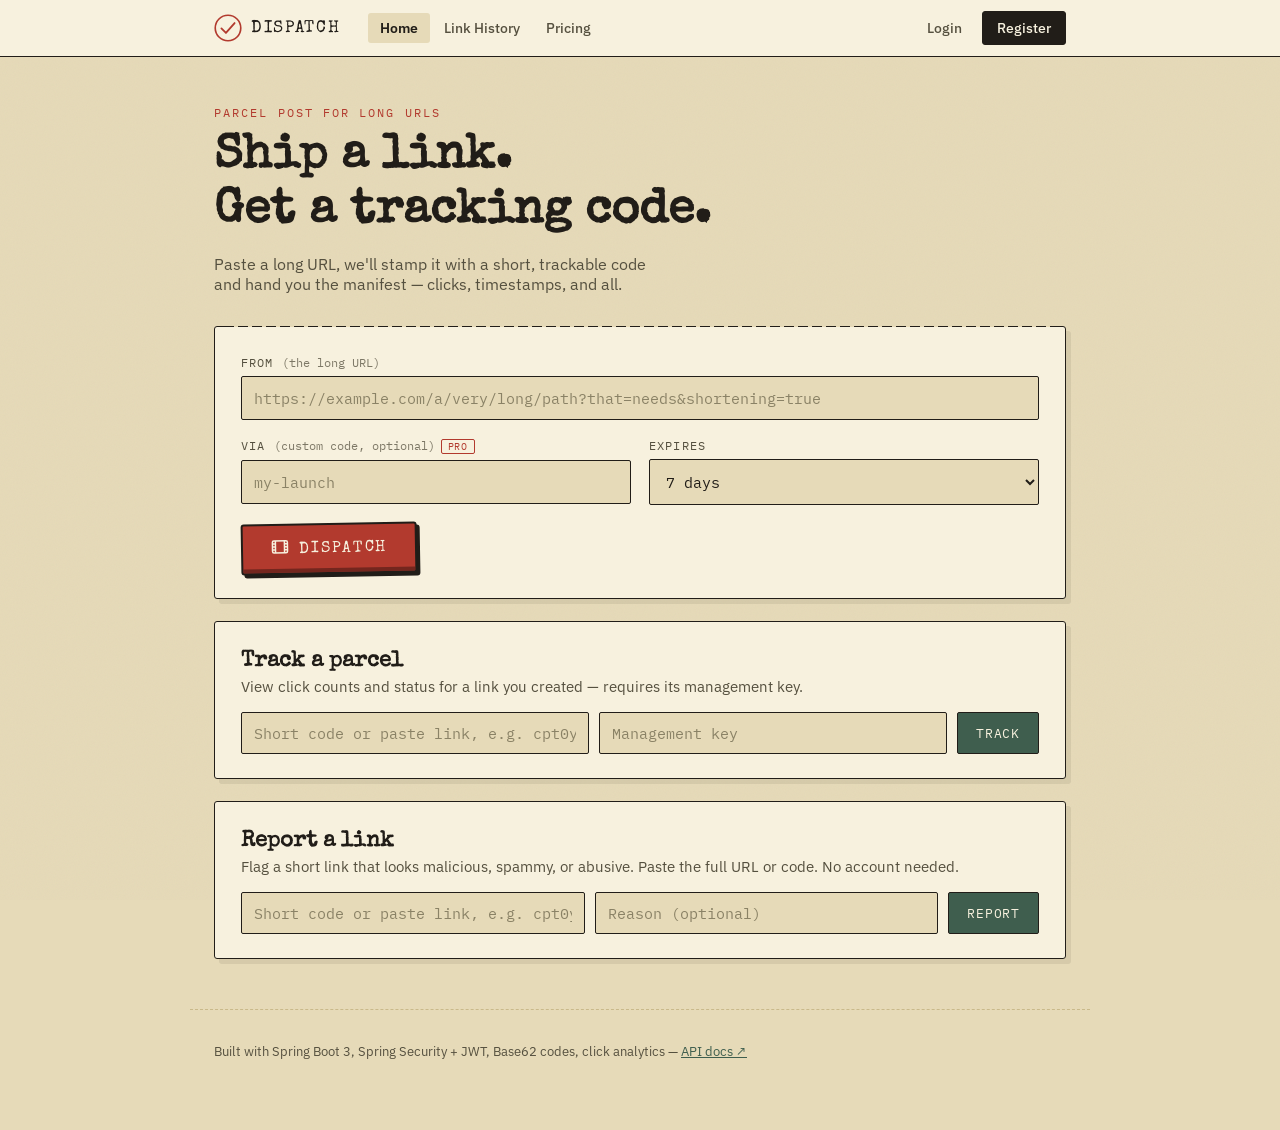
<file: src/main/resources/static/index.html>
<!DOCTYPE html>
<html lang="en">
<head>
<meta charset="UTF-8"/>
<meta name="viewport" content="width=device-width, initial-scale=1.0"/>
<meta name="theme-color" content="#E6DAB8"/>
<title>Dispatch — Ship your links</title>
<link rel="preconnect" href="https://fonts.googleapis.com">
<link href="https://fonts.googleapis.com/css2?family=Special+Elite&family=IBM+Plex+Mono:wght@400;500;600&family=IBM+Plex+Sans:wght@400;500;600;700&display=swap" rel="stylesheet">
<link rel="stylesheet" href="css/nav.css"/>
<link rel="stylesheet" href="css/style.css"/>
<link rel="stylesheet" href="css/features.css"/>
</head>
<body>

<div class="grain"></div>
<div id="site-nav"></div>

<main class="wrap main-content">

  <section class="hero">
    <p class="eyebrow">Parcel post for long URLs</p>
    <h1>Ship a link.<br>Get a tracking code.</h1>
    <p class="lede">Paste a long URL, we'll stamp it with a short, trackable code and hand you the manifest — clicks, timestamps, and all.</p>
  </section>

  <!-- Dispatch form (the label card) -->
  <section class="label-card" id="shipForm">
    <div class="label-edge"></div>

    <div class="label-row">
      <label for="longUrl">FROM <span class="hint">(the long URL)</span></label>
      <input type="url" id="longUrl" name="longUrl"
             placeholder="https://example.com/a/very/long/path?that=needs&shortening=true"
             autocomplete="url"/>
    </div>

    <p class="plan-hint" id="plan-hint" hidden></p>

    <div class="label-row two-col">
      <div>
        <label for="customAlias">VIA <span class="hint">(custom code, optional)</span><a class="lock-chip" id="alias-lock" href="/pricing.html" hidden>PRO</a></label>
        <input type="text" id="customAlias" name="customAlias" placeholder="my-launch" maxlength="20"/>
      </div>
      <div>
        <label for="expiresInDays">EXPIRES</label>
        <select id="expiresInDays" name="expiresInDays">
          <option value="1">1 day</option>
          <option value="7" selected>7 days</option>
          <option value="30">30 days</option>
          <option value="90">90 days</option>
          <option value="custom">Custom Date &amp; Time...</option>
        </select>
      </div>
    </div>
    <div class="label-row" id="custom-expiry-row" hidden style="margin-top: 10px;">
      <div>
        <label for="customExpiresAt">EXACT EXPIRING DATE &amp; TIME</label>
        <input type="datetime-local" id="customExpiresAt" name="customExpiresAt" />
      </div>
    </div>

    <div class="dispatch-area">
      <button type="button" class="stamp-btn" id="submit-btn" aria-live="polite">
        <span class="btn-icon" id="btn-icon" aria-hidden="true">
          <!-- Postage stamp icon -->
          <svg class="normal-icon" width="18" height="18" viewBox="0 0 24 24" fill="none" stroke="currentColor" stroke-width="2"><rect x="2" y="4" width="20" height="16" rx="2"/><path d="M6 4v16M18 4v16M2 12h4M18 12h4M2 8h4M18 8h4M2 16h4M18 16h4"/></svg>
          <!-- Spinning gear icon for mechanical loading -->
          <svg class="gear-icon" width="18" height="18" viewBox="0 0 24 24" fill="none" stroke="currentColor" stroke-width="2.2"><circle cx="12" cy="12" r="3"/><path d="M19.4 15a1.65 1.65 0 0 0 .33 1.82l.06.06a2 2 0 0 1 0 2.83 2 2 0 0 1-2.83 0l-.06-.06a1.65 1.65 0 0 0-1.82-.33 1.65 1.65 0 0 0-1 1.51V21a2 2 0 0 1-2 2 2 2 0 0 1-2-2v-.09A1.65 1.65 0 0 0 9 19.4a1.65 1.65 0 0 0-1.82.33l-.06.06a2 2 0 0 1-2.83 0 2 2 0 0 1 0-2.83l.06-.06a1.65 1.65 0 0 0 .33-1.82 1.65 1.65 0 0 0-1.51-1H3a2 2 0 0 1-2-2 2 2 0 0 1 2-2h.09A1.65 1.65 0 0 0 4.6 9a1.65 1.65 0 0 0-.33-1.82l-.06-.06a2 2 0 0 1 0-2.83 2 2 0 0 1 2.83 0l.06.06a1.65 1.65 0 0 0 1.82.33H9a1.65 1.65 0 0 0 1-1.51V3a2 2 0 0 1 2-2 2 2 0 0 1 2 2v.09a1.65 1.65 0 0 0 1 1.51 1.65 1.65 0 0 0 1.82-.33l.06-.06a2 2 0 0 1 2.83 0 2 2 0 0 1 0 2.83l-.06.06a1.65 1.65 0 0 0-.33 1.82V9a1.65 1.65 0 0 0 1.51 1H21a2 2 0 0 1 2 2 2 2 0 0 1-2 2h-.09a1.65 1.65 0 0 0-1.51 1z"/></svg>
        </span>
        <span id="btn-label">DISPATCH</span>
        <div class="stamp-progress-bar"><div class="stamp-progress-fill" id="stamp-progress-fill"></div></div>
      </button>
    </div>

    <!-- Dispatch progress overlay: stages advance while the real request runs -->
    <div class="stamp-overlay" id="stamp-overlay" role="status" aria-live="polite" aria-hidden="true">
      <div class="dispatch-sheet" id="dispatch-sheet">
        <div class="stamp-seal" id="stamp-seal">
          <svg viewBox="0 0 120 120" class="seal-ring" aria-hidden="true">
            <circle cx="60" cy="60" r="54" fill="none" stroke="currentColor" stroke-width="2.5" stroke-dasharray="4 3"/>
            <circle cx="60" cy="60" r="42" fill="none" stroke="currentColor" stroke-width="1.5"/>
          </svg>
          <div class="seal-text">
            <div class="seal-word">DISPATCHED</div>
            <div class="seal-code" id="seal-code">——</div>
          </div>
          <div class="seal-glow"></div>
        </div>
        <ol class="stage-list" id="stage-list">
          <li data-stage="check">Checking destination</li>
          <li data-stage="scan">Scanning for threats</li>
          <li data-stage="code">Assigning tracking code</li>
          <li data-stage="stamp">Stamping the parcel</li>
        </ol>
        <div class="sheet-progress" id="sheet-progress"><div class="sheet-progress-fill" id="sheet-progress-fill"></div></div>
        <p class="sheet-note" id="sheet-note"></p>
      </div>
    </div>

    <p class="form-error" id="form-error" hidden></p>
  </section>

  <!-- Result card (shown after successful dispatch) -->
  <section class="result-card" id="result-card" hidden>
    <div class="result-badge">
      <svg width="18" height="18" viewBox="0 0 24 24" fill="none" stroke="currentColor" stroke-width="2.5" aria-hidden="true"><polyline points="20 6 9 17 4 12"/></svg>
      DISPATCHED
    </div>

    <div class="result-url-row">
      <a class="result-short-url" id="result-url" href="#" target="_blank" rel="noopener"></a>
      <button class="result-copy" id="copy-btn" type="button">Copy</button>
      <a class="result-open" id="open-btn" href="#" target="_blank" rel="noopener">Open</a>
      <button class="result-copy" id="result-qr-btn" type="button">QR code</button>
      <button class="result-copy" id="result-track-btn" type="button">Track</button>
    </div>

    <div class="result-meta">
      <span class="result-meta-item" id="result-expires-wrap" hidden>
        <svg width="13" height="13" viewBox="0 0 24 24" fill="none" stroke="currentColor" stroke-width="2" aria-hidden="true"><circle cx="12" cy="12" r="10"/><polyline points="12 6 12 12 16 14"/></svg>
        Expires <span id="result-expires"></span>
      </span>
      <span class="result-meta-item result-dest" id="result-long" title=""></span>
    </div>

    <div class="result-key-row">
      <svg width="14" height="14" viewBox="0 0 24 24" fill="none" stroke="currentColor" stroke-width="2" aria-hidden="true"><rect x="3" y="11" width="18" height="11" rx="2" ry="2"/><path d="M7 11V7a5 5 0 0 1 10 0v4"/></svg>
      <div class="result-key-text">
        <p class="result-key-label">Management key — save this now, it won't be shown again</p>
        <p class="result-key-sub">Needed to view click tracking for this link below. Anyone with just the short link can still open it, but not see its stats.</p>
        <code id="result-key" class="result-key-code"></code>
      </div>
      <button class="result-copy" id="copy-key-btn" type="button">Copy key</button>
    </div>
  </section>

  <!-- Track / stats section -->
  <section class="tracking-card" id="track-section">
    <h2>Track a parcel</h2>
    <p class="section-sub">View click counts and status for a link you created — requires its management key.</p>
    <div class="track-form-row">
      <input type="text" id="trackCode" placeholder="Short code or paste link, e.g. cpt0yec or https://..." maxlength="300"/>
      <input type="text" id="trackKey" placeholder="Management key" maxlength="50"/>
      <button type="button" id="track-btn">Track</button>
    </div>
    <div class="track-result" id="track-result" hidden>
      <div class="track-grid">
        <div><span class="track-label">Clicks</span><span class="track-value" id="track-clicks">0</span></div>
        <div><span class="track-label">Created</span><span class="track-value" id="track-created">—</span></div>
        <div><span class="track-label">Expires</span><span class="track-value" id="track-expires">—</span></div>
        <div><span class="track-label">Last click</span><span class="track-value" id="track-last">—</span></div>
        <div><span class="track-label">Status</span><span class="track-value" id="track-status">—</span></div>
      </div>
      <div class="track-dest">
        <span class="track-label">Destination</span>
        <span id="track-dest-url"></span>
      </div>

      <div class="analytics" id="analytics" hidden>
        <h3>Where clicks come from</h3>
        <p class="analytics-sub" id="analytics-sub"></p>
        <div class="an-grid">
          <div class="an-block"><h4>Countries</h4><div id="an-countries"></div></div>
          <div class="an-block"><h4>Cities</h4><div id="an-cities"></div></div>
          <div class="an-block"><h4>Sent from (website)</h4><div id="an-sources"></div></div>
          <div class="an-block"><h4>Shared by (?ref= tag)</h4><div id="an-tags"></div></div>
        </div>
        <div class="recent" id="recent" hidden>
          <h4>Latest clicks</h4>
          <div id="recent-list"></div>
        </div>
        <p class="an-note">Location is estimated from the visitor's IP address and can be off by a city or more (VPNs and mobile networks). Add <b>?ref=name</b> to a link, e.g. <code id="an-example"></code>, to see who a click came from. Many apps (WhatsApp, email) hide the referring site, so those show as direct.</p>
      </div>
    </div>
    <p class="form-error" id="track-error" hidden></p>
  </section>

  <!-- Report abuse section -->
  <section class="tracking-card" id="report-section">
    <h2>Report a link</h2>
    <p class="section-sub">Flag a short link that looks malicious, spammy, or abusive. Paste the full URL or code. No account needed.</p>
    <div class="track-form-row">
      <input type="text" id="reportCode" placeholder="Short code or paste link, e.g. cpt0yec or https://..." maxlength="300"/>
      <input type="text" id="reportReason" placeholder="Reason (optional)" maxlength="500"/>
      <button type="button" id="report-btn">Report</button>
    </div>
    <p class="form-error" id="report-error" hidden></p>
    <p class="form-success" id="report-success" hidden></p>
  </section>

</main>

<footer class="site-footer">
  <div class="wrap">
    <p>Built with Spring Boot 3, Spring Security + JWT, Base62 codes, click analytics — <a href="/swagger-ui.html" target="_blank" rel="noopener">API docs ↗</a></p>
  </div>
</footer>

<script src="js/auth.js"></script>
<script src="js/ui.js"></script>
<script src="js/vendor/qrcode.js"></script>
<script src="js/qr.js"></script>
<script src="js/plans.js"></script>
<script src="js/nav.js"></script>
<script src="js/app.js"></script>
</body>
</html>
</file>
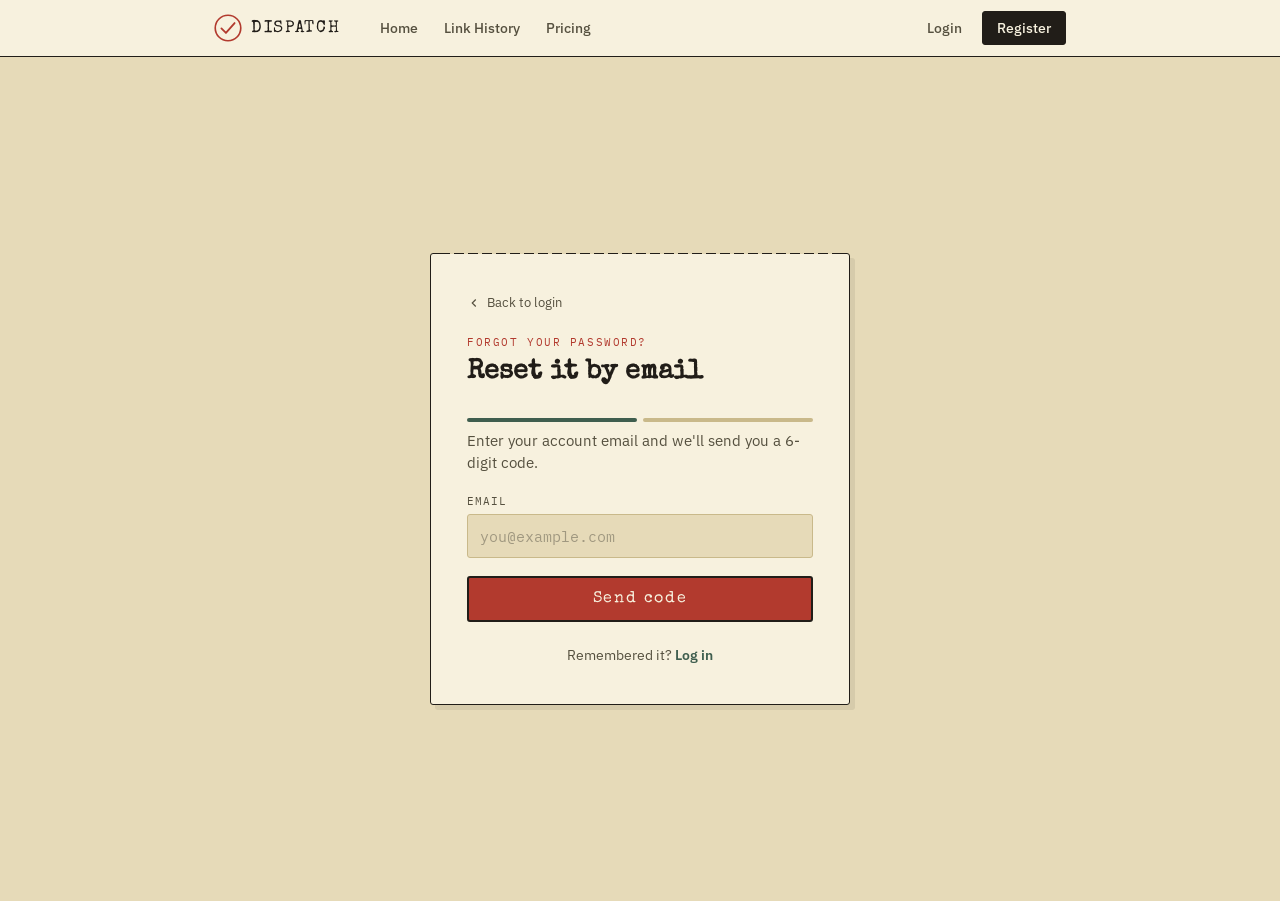
<file: src/main/resources/static/forgot-password.html>
<!DOCTYPE html>
<html lang="en">
<head>
<meta charset="UTF-8"/>
<meta name="viewport" content="width=device-width, initial-scale=1.0"/>
<meta name="theme-color" content="#E6DAB8"/>
<title>Reset password — Dispatch</title>
<link rel="preconnect" href="https://fonts.googleapis.com">
<link href="https://fonts.googleapis.com/css2?family=Special+Elite&family=IBM+Plex+Mono:wght@400;500;600&family=IBM+Plex+Sans:wght@400;500;600;700&display=swap" rel="stylesheet">
<link rel="stylesheet" href="css/nav.css"/>
</head>
<body>

<div id="site-nav"></div>

<main class="auth-page">
  <div class="auth-card">

    <a href="/login.html" class="auth-back">
      <svg width="14" height="14" viewBox="0 0 24 24" fill="none" stroke="currentColor" stroke-width="2" aria-hidden="true"><polyline points="15 18 9 12 15 6"/></svg>
      Back to login
    </a>

    <p class="auth-eyebrow">Forgot your password?</p>
    <h1 class="auth-title" id="title">Reset it by email</h1>
    <div class="auth-steps" aria-hidden="true"><i class="on" id="step-1"></i><i id="step-2"></i></div>

    <div id="alert" class="auth-alert" hidden role="alert"></div>

    <!-- Step 1: ask for the code -->
    <section id="step-email">
      <p class="auth-lede">Enter your account email and we'll send you a 6-digit code.</p>
      <div class="auth-field">
        <label for="email">Email</label>
        <input type="email" id="email" name="email" placeholder="you@example.com" autocomplete="email" required/>
      </div>
      <button class="auth-submit" id="send-btn" type="button"><span id="send-label">Send code</span></button>
    </section>

    <!-- Step 2: code + new password -->
    <section id="step-reset" hidden>
      <p class="auth-lede">If <b id="email-shown"></b> has an account, a code is on its way. It expires in 10 minutes.</p>
      <div class="auth-field">
        <label for="code">6-digit code</label>
        <input type="text" id="code" class="code-input" inputmode="numeric" pattern="[0-9]*" autocomplete="one-time-code" maxlength="6" placeholder="••••••"/>
      </div>
      <div class="auth-field">
        <label for="newPassword">New password</label>
        <input type="password" id="newPassword" placeholder="••••••••" autocomplete="new-password"/>
        <p class="field-hint">Minimum 8 characters</p>
      </div>
      <div class="auth-field">
        <label for="confirmPassword">Confirm new password</label>
        <input type="password" id="confirmPassword" placeholder="••••••••" autocomplete="new-password"/>
      </div>
      <button class="auth-submit" id="reset-btn" type="button"><span id="reset-label">Set new password</span></button>
      <button class="auth-secondary" id="resend-btn" type="button" disabled>Resend code</button>
    </section>

    <p class="auth-divider">Remembered it? <a href="/login.html">Log in</a></p>

  </div>
</main>

<script src="js/auth.js"></script>
<script src="js/nav.js"></script>
<script>
  Auth.redirectIfLoggedIn('/dashboard.html');
  Nav.render();

  const $ = id => document.getElementById(id);
  const alertEl = $('alert');
  let email = (new URLSearchParams(window.location.search).get('email') || '').trim();
  if (email) $('email').value = email;

  function show(msg, kind) {
    alertEl.textContent = msg;
    alertEl.className = 'auth-alert' + (kind && kind !== 'error' ? ' ' + kind : '');
    alertEl.hidden = false;
  }
  async function postJson(url, body) {
    const res = await fetch(url, { method: 'POST', headers: { 'Content-Type': 'application/json' }, body: JSON.stringify(body) });
    const data = await res.json().catch(() => ({}));
    return { res, data };
  }

  // ── Resend countdown ──
  let timer, until = 0;
  function startCooldown(seconds) { until = Date.now() + seconds * 1000; clearInterval(timer); run(); timer = setInterval(run, 500); }
  function run() {
    const left = Math.ceil((until - Date.now()) / 1000), b = $('resend-btn');
    if (left > 0) { b.disabled = true; b.textContent = 'Resend code in ' + left + 's'; }
    else { b.disabled = false; b.textContent = 'Resend code'; clearInterval(timer); }
  }

  function goToStep2() {
    $('step-email').hidden = true; $('step-reset').hidden = false;
    $('step-2').classList.add('on');
    $('title').textContent = 'Enter your code';
    $('email-shown').textContent = email;
    $('code').focus();
  }

  async function requestCode(isResend) {
    const typed = $('email').value.trim();
    if (!isResend) {
      if (!typed || !/^\S+@\S+\.\S+$/.test(typed)) { show('Please enter a valid email address.'); return; }
      email = typed;
    }
    const btn = isResend ? $('resend-btn') : $('send-btn');
    btn.disabled = true; if (!isResend) $('send-label').textContent = 'Sending…';
    alertEl.hidden = true;
    try {
      const { res, data } = await postJson('/api/v1/auth/forgot-password', { email });
      if (res.ok) {
        if (!isResend) goToStep2();
        if (isResend) show('Another code is on its way.', 'info'); else alertEl.hidden = true;   // step 2 already says a code is on its way
        startCooldown(60);
      } else if (res.status === 429) {
        if (!isResend) goToStep2();
        show(data.message || 'Please wait before requesting another code.');
        startCooldown(data.retryAfterSeconds || 60);
      } else {
        show(data.message || 'Could not send a code. Please try again.');
        if (isResend) run();
      }
    } catch { show('Network error. Please try again.'); if (isResend) run(); }
    if (!isResend) { btn.disabled = false; $('send-label').textContent = 'Send code'; }
  }

  async function resetPassword() {
    const code = $('code').value.trim(), newPassword = $('newPassword').value, confirmPassword = $('confirmPassword').value;
    if (!/^\d{6}$/.test(code)) { show('Enter the 6-digit code from the email.'); return; }
    if (newPassword.length < 8) { show('Password must be at least 8 characters.'); return; }
    if (newPassword !== confirmPassword) { show('Passwords do not match.'); return; }

    const btn = $('reset-btn'); btn.disabled = true; $('reset-label').textContent = 'Updating…'; alertEl.hidden = true;
    try {
      const { res, data } = await postJson('/api/v1/auth/reset-password', { email, code, newPassword, confirmPassword });
      if (!res.ok) throw new Error(data.message || 'Could not reset the password.');
      show('Password updated! Taking you to login…', 'success');
      setTimeout(() => window.location.href = '/login.html?notice=reset', 800);
    } catch (err) {
      show(err.message);
      btn.disabled = false; $('reset-label').textContent = 'Set new password';
    }
  }

  $('code').addEventListener('input', () => { $('code').value = $('code').value.replace(/\D/g, '').slice(0, 6); });
  $('send-btn').addEventListener('click', () => requestCode(false));
  $('resend-btn').addEventListener('click', () => requestCode(true));
  $('reset-btn').addEventListener('click', resetPassword);
  $('email').addEventListener('keydown', e => { if (e.key === 'Enter') requestCode(false); });
  ['code', 'newPassword', 'confirmPassword'].forEach(id => $(id).addEventListener('keydown', e => { if (e.key === 'Enter') resetPassword(); }));
</script>
</body>
</html>
</file>
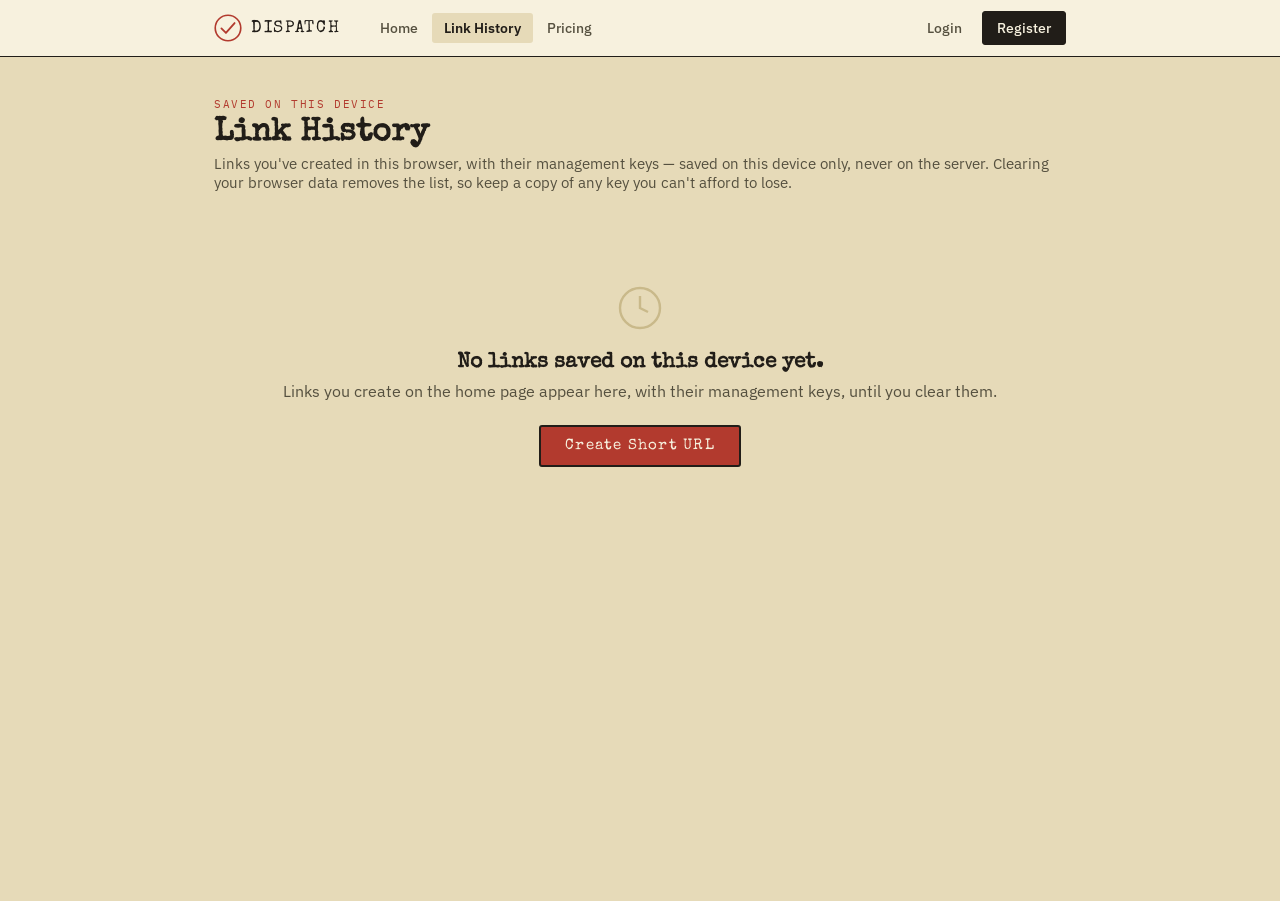
<file: src/main/resources/static/history.html>
<!DOCTYPE html>
<html lang="en">
<head>
<meta charset="UTF-8"/>
<meta name="viewport" content="width=device-width, initial-scale=1.0"/>
<title>Link History — Dispatch</title>
<link rel="preconnect" href="https://fonts.googleapis.com">
<link href="https://fonts.googleapis.com/css2?family=Special+Elite&family=IBM+Plex+Mono:wght@400;500;600&family=IBM+Plex+Sans:wght@400;500;600;700&display=swap" rel="stylesheet">
<link rel="stylesheet" href="css/nav.css"/>
<link rel="stylesheet" href="css/dashboard.css"/>
<link rel="stylesheet" href="css/features.css"/>
</head>
<body>

<div id="site-nav"></div>

<main class="dash-page wrap">

  <div class="dash-header">
    <p class="dash-eyebrow">Saved on this device</p>
    <h1 class="dash-title">Link History</h1>
    <p class="dash-sub">
      Links you've created in this browser, with their management keys — saved on this device only, never on the server.
      Clearing your browser data removes the list, so keep a copy of any key you can't afford to lose.
      <span id="auth-note" hidden>
        Want permanent history?
        <a href="/dashboard.html">Go to My Dispatches →</a>
      </span>
    </p>
  </div>

  <div id="history-wrap"></div>

</main>

<script src="js/auth.js"></script>
<script src="js/ui.js"></script>
<script src="js/vendor/qrcode.js"></script>
<script src="js/qr.js"></script>
<script src="js/plans.js"></script>
<script src="js/nav.js"></script>
<script>
  Nav.render();

  // If logged in, show a pointer to the dashboard
  if (Auth.isLoggedIn()) {
    document.getElementById('auth-note').hidden = false;
  }

  function getHistory() { return UI.history.get(); }
  function saveHistory(urls) { UI.history.set(urls); }

  function fmt(iso) {
    if (!iso) return '—';
    const d = new Date(iso);
    if (isNaN(d.getTime())) return '—';
    return d.toLocaleDateString(undefined, { day: '2-digit', month: 'short', year: 'numeric' })
      + ', ' + d.toLocaleTimeString(undefined, { hour: '2-digit', minute: '2-digit' });
  }

  function esc(str) {
    return String(str).replace(/[&<>"']/g, c => ({'&':'&amp;','<':'&lt;','>':'&gt;','"':'&quot;',"'":'&#39;'}[c]));
  }

  function statusOf(u) {
    if (!u.expiresAt) return 'Active';
    return new Date(u.expiresAt) < new Date() ? 'Expired' : 'Active';
  }


  // ── Copy handling ──────────────────────────────────────────────
  // One delegated listener on the wrapper (not per-row listeners), so it
  // keeps working after every re-render, pagination or delete.
  // Clicking a short code copies the full short link.
  document.getElementById('history-wrap').addEventListener('click', async e => {
    const qrBtn = e.target.closest('.qr-btn');
    if (qrBtn) { QR.open({ url: qrBtn.dataset.url, code: qrBtn.dataset.code }); return; }
    const chip = e.target.closest('.short-code-chip');
    const btn  = e.target.closest('.copy-btn');
    const key  = e.target.closest('.key-code');
    const el   = chip || btn || key;
    if (!el) return;

    const text = key ? key.dataset.key : UI.shortUrlForCopy(el.dataset.url || el.dataset.code);
    const ok = await UI.copyText(text);
    if (!ok) { UI.toast('Could not copy — please copy it manually', { type: 'error' }); return; }

    if (chip)      UI.flash(chip, chip.querySelector('.copy-hint'), '✓ copied');
    else if (btn)  UI.flash(btn,  btn.querySelector('.btn-label'), 'Copied');
    else           UI.flash(key,  key, 'Copied ✓');
    UI.toast(key ? 'Management key copied' : 'Copied ' + text.replace(/^https?:\/\//, ''));
  });

  function render() {
    const urls = getHistory();
    const wrap = document.getElementById('history-wrap');

    if (urls.length === 0) {
      wrap.innerHTML = `
        <div class="dash-empty">
          <div class="dash-empty-icon">
            <svg width="48" height="48" viewBox="0 0 24 24" fill="none" stroke="currentColor" stroke-width="1.2" aria-hidden="true"><circle cx="12" cy="12" r="10"/><polyline points="12 6 12 12 16 14"/></svg>
          </div>
          <h3>No links saved on this device yet.</h3>
          <p>Links you create on the home page appear here, with their management keys, until you clear them.</p>
          <a href="/index.html">Create Short URL</a>
        </div>`;
      return;
    }

    wrap.innerHTML = `
      <div class="dash-table-wrap">
        <table class="dash-table history-table">
          <thead>
            <tr>
              <th>Original URL</th>
              <th>Short URL</th>
              <th>Management Key</th>
              <th>Created</th>
              <th>Expires</th>
              <th>Status</th>
              <th>Actions</th>
            </tr>
          </thead>
          <tbody id="history-tbody">
            ${urls.map((u, i) => `
              <tr data-idx="${i}">
                <td class="td-url" title="${esc(u.longUrl)}">${esc(u.longUrl)}</td>
                <td class="td-short" data-label="Short code">
                  <button class="short-code-chip" data-code="${esc(u.shortCode)}" data-url="${esc(u.shortUrl)}" title="Click to copy short link">
                    <span class="code-txt">${esc(u.shortCode)}</span>
                    <span class="copy-hint" aria-hidden="true">copy</span>
                  </button>
                </td>
                <td class="td-key" data-label="Key">
                  ${u.managementKey
                    ? `<code class="key-code" data-key="${esc(u.managementKey)}" title="Click to copy">${esc(u.managementKey)}</code>`
                    : `<span class="td-key-missing">—</span>`}
                </td>
                <td data-label="Created">${fmt(u.createdAt)}</td>
                <td data-label="Expires">${u.expiresAt ? fmt(u.expiresAt) : 'Never'}</td>
                <td data-label="Status"><span class="badge badge-${statusOf(u) === 'Active' ? 'active' : 'expired'}">${statusOf(u)}</span></td>
                <td class="td-actions" data-label="">
                  ${u.managementKey ? `
                  <button class="action-btn track-row-btn" data-code="${esc(u.shortCode)}" data-key="${esc(u.managementKey)}" title="Track this parcel">
                    <svg width="13" height="13" viewBox="0 0 24 24" fill="none" stroke="currentColor" stroke-width="2"><circle cx="11" cy="11" r="8"/><line x1="21" y1="21" x2="16.65" y2="16.65"/></svg>
                    Track
                  </button>` : ''}
                  <button class="action-btn copy-btn" data-url="${esc(u.shortUrl)}" title="Copy short URL">
                    <svg width="13" height="13" viewBox="0 0 24 24" fill="none" stroke="currentColor" stroke-width="2"><rect x="9" y="9" width="13" height="13" rx="2"/><path d="M5 15H4a2 2 0 0 1-2-2V4a2 2 0 0 1 2-2h9a2 2 0 0 1 2 2v1"/></svg>
                    <span class="btn-label">Copy</span>
                  </button>
                  <button class="action-btn qr-btn" data-url="${esc(u.shortUrl)}" data-code="${esc(u.shortCode)}" title="Make a QR code">
                    <svg width="13" height="13" viewBox="0 0 24 24" fill="none" stroke="currentColor" stroke-width="2" aria-hidden="true"><rect x="3" y="3" width="7" height="7"/><rect x="14" y="3" width="7" height="7"/><rect x="3" y="14" width="7" height="7"/><path d="M14 14h3v3h-3zM20 14v1M14 20h1M18 18h3v3h-3z"/></svg>
                    <span class="btn-label">QR</span>
                  </button>
                  <a class="action-btn" href="${esc(u.shortUrl)}" target="_blank" rel="noopener">
                    <svg width="13" height="13" viewBox="0 0 24 24" fill="none" stroke="currentColor" stroke-width="2"><path d="M18 13v6a2 2 0 0 1-2 2H5a2 2 0 0 1-2-2V8a2 2 0 0 1 2-2h6"/><polyline points="15 3 21 3 21 9"/><line x1="10" y1="14" x2="21" y2="3"/></svg>
                    Open
                  </a>
                  <button class="action-btn del remove-btn" data-idx="${i}" title="Remove from this device's history">
                    <svg width="13" height="13" viewBox="0 0 24 24" fill="none" stroke="currentColor" stroke-width="2"><line x1="18" y1="6" x2="6" y2="18"/><line x1="6" y1="6" x2="18" y2="18"/></svg>
                    Remove
                  </button>
                </td>
              </tr>
            `).join('')}
          </tbody>
        </table>
      </div>
      <p class="history-foot">
        <button type="button" class="action-btn del" id="clear-all">Clear all history</button>
        <span>Removes this list and the saved keys from this device. Links themselves stay live.</span>
      </p>`;

    document.getElementById('clear-all').addEventListener('click', () => {
      if (confirm('Clear all saved links and management keys from this device?')) { UI.history.clear(); render(); }
    });

    document.querySelectorAll('.track-row-btn').forEach(btn => {
      btn.addEventListener('click', () => {
        // Hands off to the home page's tracking section, pre-filled and
        // auto-run — see the autoTrackFromLink() handler in app.js.
        const params = new URLSearchParams({ trackCode: btn.dataset.code, trackKey: btn.dataset.key });
        window.location.href = `/index.html?${params.toString()}`;
      });
    });

    document.querySelectorAll('.remove-btn').forEach(btn => {
      btn.addEventListener('click', () => {
        const idx = parseInt(btn.dataset.idx, 10);
        const urls = getHistory();
        urls.splice(idx, 1);
        saveHistory(urls);
        render(); // re-render with updated list
      });
    });
  }

  render();
</script>
</body>
</html>
</file>
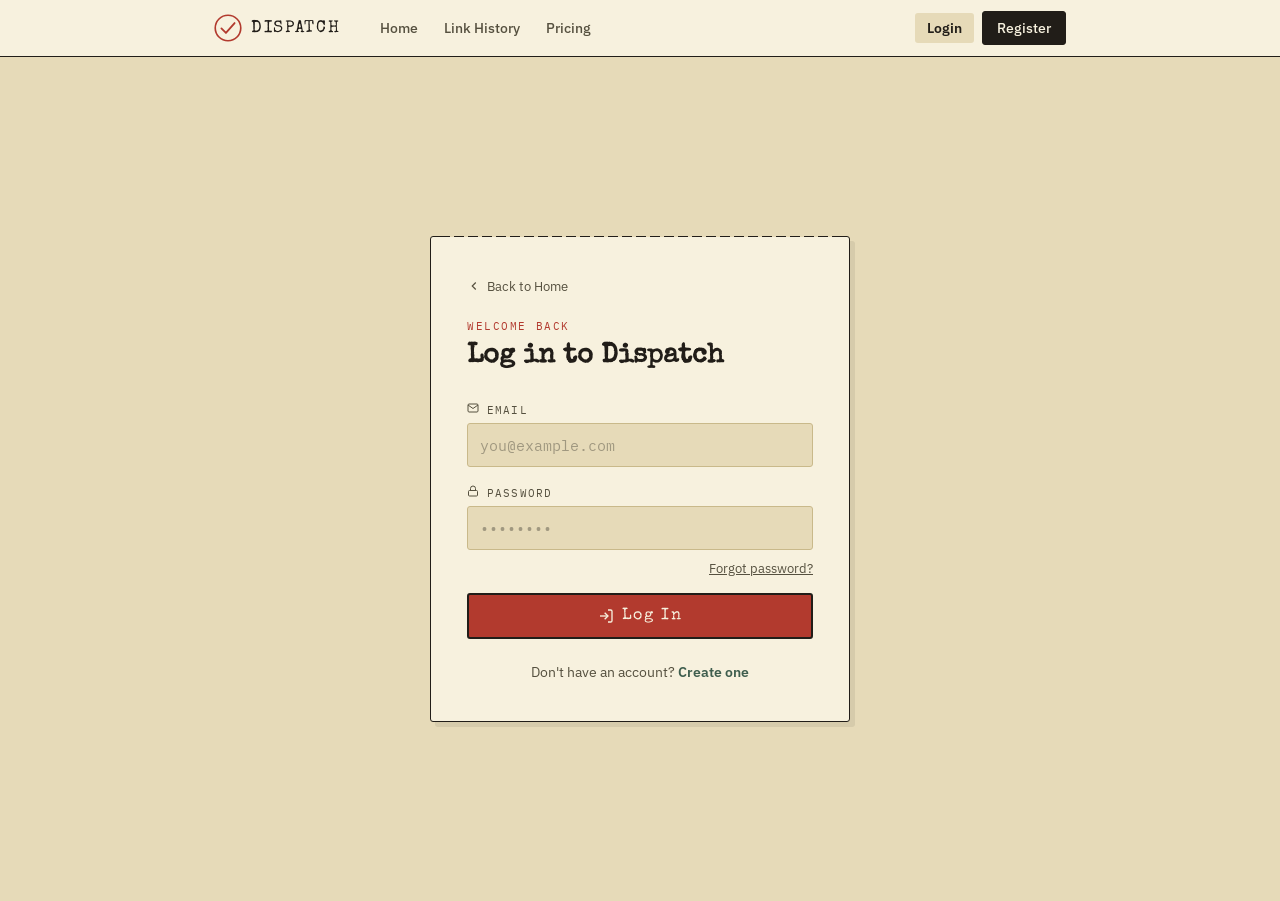
<file: src/main/resources/static/login.html>
<!DOCTYPE html>
<html lang="en">
<head>
<meta charset="UTF-8"/>
<meta name="viewport" content="width=device-width, initial-scale=1.0"/>
<title>Login — Dispatch</title>
<link rel="preconnect" href="https://fonts.googleapis.com">
<link href="https://fonts.googleapis.com/css2?family=Special+Elite&family=IBM+Plex+Mono:wght@400;500;600&family=IBM+Plex+Sans:wght@400;500;600;700&display=swap" rel="stylesheet">
<link rel="stylesheet" href="css/nav.css"/>
</head>
<body>

<div id="site-nav"></div>

<main class="auth-page">
  <div class="auth-card">

    <a href="/index.html" class="auth-back">
      <svg width="14" height="14" viewBox="0 0 24 24" fill="none" stroke="currentColor" stroke-width="2" aria-hidden="true"><polyline points="15 18 9 12 15 6"/></svg>
      Back to Home
    </a>

    <p class="auth-eyebrow">Welcome back</p>
    <h1 class="auth-title">Log in to Dispatch</h1>

    <div id="alert" class="auth-alert" hidden></div>

    <div class="auth-field">
      <label for="email">
        <svg width="12" height="12" viewBox="0 0 24 24" fill="none" stroke="currentColor" stroke-width="2" aria-hidden="true"><path d="M4 4h16c1.1 0 2 .9 2 2v12c0 1.1-.9 2-2 2H4c-1.1 0-2-.9-2-2V6c0-1.1.9-2 2-2z"/><polyline points="22,6 12,13 2,6"/></svg>
        Email
      </label>
      <input type="email" id="email" name="email" placeholder="you@example.com" autocomplete="email" required/>
    </div>

    <div class="auth-field">
      <label for="password">
        <svg width="12" height="12" viewBox="0 0 24 24" fill="none" stroke="currentColor" stroke-width="2" aria-hidden="true"><rect x="3" y="11" width="18" height="11" rx="2" ry="2"/><path d="M7 11V7a5 5 0 0 1 10 0v4"/></svg>
        Password
      </label>
      <input type="password" id="password" name="password" placeholder="••••••••" autocomplete="current-password" required/>
    </div>

    <p class="auth-forgot"><a href="/forgot-password.html" id="forgot-link">Forgot password?</a></p>

    <button class="auth-submit" id="login-btn" type="button">
      <svg width="16" height="16" viewBox="0 0 24 24" fill="none" stroke="currentColor" stroke-width="2" aria-hidden="true"><path d="M15 3h4a2 2 0 0 1 2 2v14a2 2 0 0 1-2 2h-4"/><polyline points="10 17 15 12 10 7"/><line x1="15" y1="12" x2="3" y2="12"/></svg>
      <span id="btn-label">Log In</span>
    </button>

    <p class="auth-divider">
      Don't have an account? <a href="/register.html">Create one</a>
    </p>

  </div>
</main>

<script src="js/auth.js"></script>
<script src="js/nav.js"></script>
<script>
  Auth.redirectIfLoggedIn('/dashboard.html');
  Nav.render();

  // Show a context message if redirected here automatically
  const reason = new URLSearchParams(window.location.search).get('reason');
  const alertEl = document.getElementById('alert');
  if (reason === 'protected') {
    alertEl.textContent = 'Please log in to access that page.';
    alertEl.hidden = false;
  } else if (reason === 'session') {
    alertEl.textContent = 'Your session has expired. Please log in again.';
    alertEl.hidden = false;
  }
  if (new URLSearchParams(window.location.search).get('notice') === 'reset') {
    alertEl.textContent = 'Password updated. Log in with your new password.';
    alertEl.classList.add('success');
    alertEl.hidden = false;
  }

  // Carry a typed email over to the reset page.
  document.getElementById('forgot-link').addEventListener('click', e => {
    const typed = document.getElementById('email').value.trim();
    if (typed) e.currentTarget.href = '/forgot-password.html?email=' + encodeURIComponent(typed);
  });

  document.getElementById('login-btn').addEventListener('click', async () => {
    const email    = document.getElementById('email').value.trim();
    const password = document.getElementById('password').value;
    const btn      = document.getElementById('login-btn');
    const label    = document.getElementById('btn-label');

    alertEl.hidden = true;

    if (!email || !password) {
      alertEl.textContent = 'Please fill in both fields.';
      alertEl.hidden = false;
      return;
    }

    btn.disabled = true;
    label.textContent = 'Logging in…';

    try {
      const res = await fetch('/api/v1/auth/login', {
        method: 'POST',
        headers: { 'Content-Type': 'application/json' },
        body: JSON.stringify({ email, password }),
      });
      const data = await res.json().catch(() => ({}));

      // Correct password but the email isn't verified yet: continue on the code page.
      if (res.status === 403 && data.code === 'EMAIL_NOT_VERIFIED') {
        window.location.href = '/verify-email.html?sent=0&email=' + encodeURIComponent(data.email || email);
        return;
      }
      if (!res.ok) throw new Error(data.message || 'Login failed.');

      Auth.save({ token: data.token, name: data.name, email: data.email });
      window.location.href = '/dashboard.html';
    } catch (err) {
      alertEl.textContent = err.message;
      alertEl.hidden = false;
      btn.disabled = false;
      label.textContent = 'Log In';
    }
  });

  // Allow Enter key on both inputs
  ['email', 'password'].forEach(id =>
    document.getElementById(id).addEventListener('keydown', e => {
      if (e.key === 'Enter') document.getElementById('login-btn').click();
    })
  );
</script>
</body>
</html>
</file>
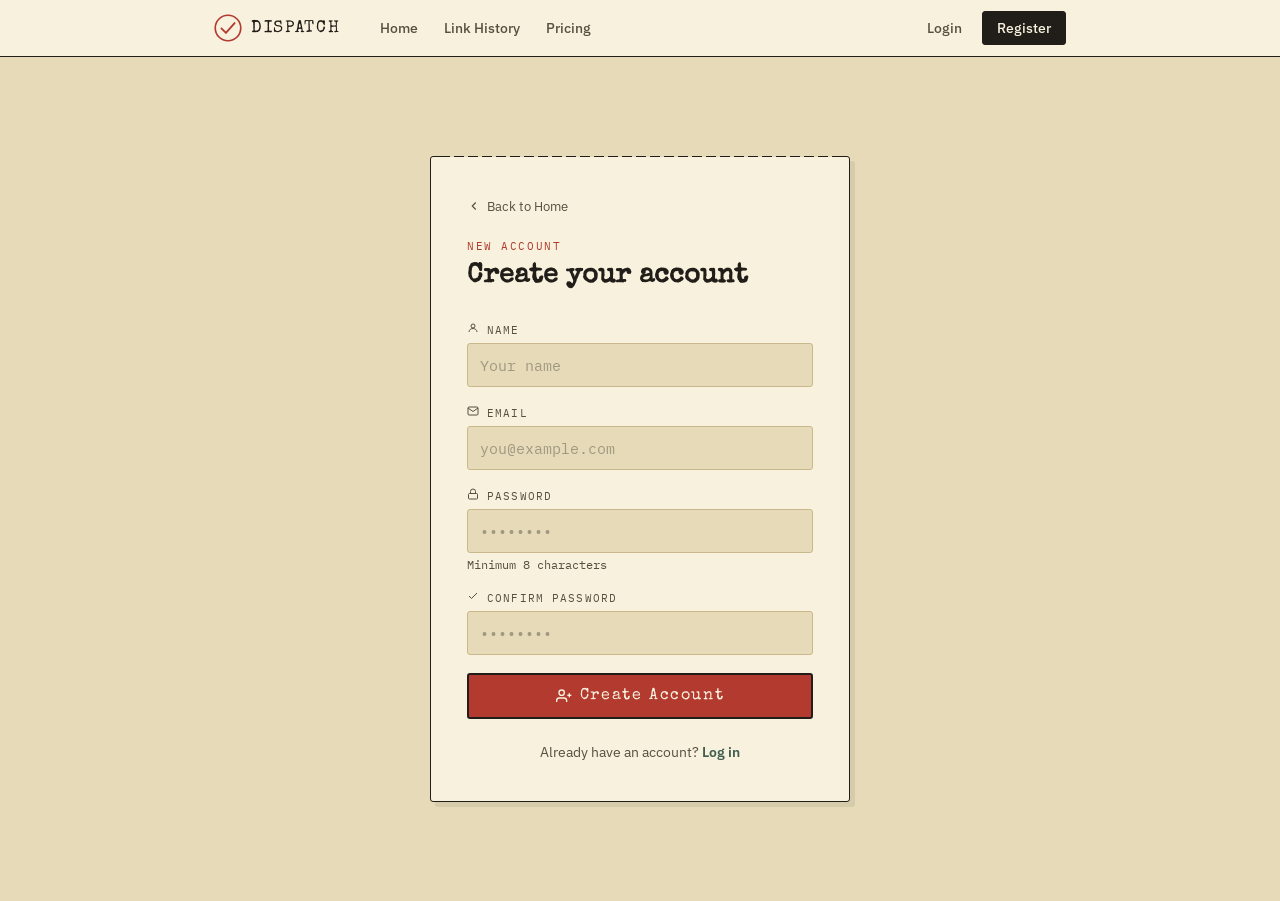
<file: src/main/resources/static/register.html>
<!DOCTYPE html>
<html lang="en">
<head>
<meta charset="UTF-8"/>
<meta name="viewport" content="width=device-width, initial-scale=1.0"/>
<title>Register — Dispatch</title>
<link rel="preconnect" href="https://fonts.googleapis.com">
<link href="https://fonts.googleapis.com/css2?family=Special+Elite&family=IBM+Plex+Mono:wght@400;500;600&family=IBM+Plex+Sans:wght@400;500;600;700&display=swap" rel="stylesheet">
<link rel="stylesheet" href="css/nav.css"/>
</head>
<body>

<div id="site-nav"></div>

<main class="auth-page">
  <div class="auth-card">

    <a href="/index.html" class="auth-back">
      <svg width="14" height="14" viewBox="0 0 24 24" fill="none" stroke="currentColor" stroke-width="2" aria-hidden="true"><polyline points="15 18 9 12 15 6"/></svg>
      Back to Home
    </a>

    <p class="auth-eyebrow">New account</p>
    <h1 class="auth-title">Create your account</h1>

    <div id="alert" class="auth-alert" hidden></div>

    <div class="auth-field">
      <label for="name">
        <svg width="12" height="12" viewBox="0 0 24 24" fill="none" stroke="currentColor" stroke-width="2" aria-hidden="true"><circle cx="12" cy="8" r="4"/><path d="M4 20c0-4 3.6-7 8-7s8 3 8 7"/></svg>
        Name
      </label>
      <input type="text" id="name" name="name" placeholder="Your name" autocomplete="name" required/>
    </div>

    <div class="auth-field">
      <label for="email">
        <svg width="12" height="12" viewBox="0 0 24 24" fill="none" stroke="currentColor" stroke-width="2" aria-hidden="true"><path d="M4 4h16c1.1 0 2 .9 2 2v12c0 1.1-.9 2-2 2H4c-1.1 0-2-.9-2-2V6c0-1.1.9-2 2-2z"/><polyline points="22,6 12,13 2,6"/></svg>
        Email
      </label>
      <input type="email" id="email" name="email" placeholder="you@example.com" autocomplete="email" required/>
    </div>

    <div class="auth-field">
      <label for="password">
        <svg width="12" height="12" viewBox="0 0 24 24" fill="none" stroke="currentColor" stroke-width="2" aria-hidden="true"><rect x="3" y="11" width="18" height="11" rx="2" ry="2"/><path d="M7 11V7a5 5 0 0 1 10 0v4"/></svg>
        Password
      </label>
      <input type="password" id="password" name="password" placeholder="••••••••" autocomplete="new-password" required/>
      <p class="field-hint">Minimum 8 characters</p>
    </div>

    <div class="auth-field">
      <label for="confirmPassword">
        <svg width="12" height="12" viewBox="0 0 24 24" fill="none" stroke="currentColor" stroke-width="2" aria-hidden="true"><polyline points="20 6 9 17 4 12"/></svg>
        Confirm Password
      </label>
      <input type="password" id="confirmPassword" name="confirmPassword" placeholder="••••••••" autocomplete="new-password" required/>
    </div>

    <button class="auth-submit" id="register-btn" type="button">
      <svg width="16" height="16" viewBox="0 0 24 24" fill="none" stroke="currentColor" stroke-width="2" aria-hidden="true"><path d="M16 21v-2a4 4 0 0 0-4-4H5a4 4 0 0 0-4 4v2"/><circle cx="8.5" cy="7" r="4"/><line x1="20" y1="8" x2="20" y2="14"/><line x1="23" y1="11" x2="17" y2="11"/></svg>
      <span id="btn-label">Create Account</span>
    </button>

    <p class="auth-divider">
      Already have an account? <a href="/login.html">Log in</a>
    </p>

  </div>
</main>

<script src="js/auth.js"></script>
<script src="js/nav.js"></script>
<script>
  Auth.redirectIfLoggedIn('/dashboard.html');
  Nav.render();

  const alertEl = document.getElementById('alert');

  document.getElementById('register-btn').addEventListener('click', async () => {
    const name            = document.getElementById('name').value.trim();
    const email           = document.getElementById('email').value.trim();
    const password        = document.getElementById('password').value;
    const confirmPassword = document.getElementById('confirmPassword').value;
    const btn             = document.getElementById('register-btn');
    const label           = document.getElementById('btn-label');

    alertEl.hidden = true;

    // Client-side validation (backend validates too, but quick feedback helps)
    if (!name || !email || !password || !confirmPassword) {
      alertEl.textContent = 'Please fill in all fields.';
      alertEl.hidden = false;
      return;
    }
    if (password.length < 8) {
      alertEl.textContent = 'Password must be at least 8 characters.';
      alertEl.hidden = false;
      return;
    }
    if (password !== confirmPassword) {
      alertEl.textContent = 'Passwords do not match.';
      alertEl.hidden = false;
      return;
    }

    btn.disabled = true;
    label.textContent = 'Creating account…';

    try {
      const res = await fetch('/api/v1/auth/register', {
        method: 'POST',
        headers: { 'Content-Type': 'application/json' },
        body: JSON.stringify({ name, email, password, confirmPassword }),
      });
      const data = await res.json();
      if (!res.ok) throw new Error(data.message || 'Registration failed.');

      // Account created but NOT logged in: the emailed code has to be entered first.
      alertEl.textContent = 'Account created! Check your email for a 6-digit code…';
      alertEl.classList.add('success');
      alertEl.hidden = false;
      setTimeout(() => window.location.href = '/verify-email.html?sent=1&email=' + encodeURIComponent(data.email || email), 900);
    } catch (err) {
      alertEl.textContent = err.message;
      alertEl.classList.remove('success');
      alertEl.hidden = false;
      btn.disabled = false;
      label.textContent = 'Create Account';
    }
  });

  ['name', 'email', 'password', 'confirmPassword'].forEach(id =>
    document.getElementById(id).addEventListener('keydown', e => {
      if (e.key === 'Enter') document.getElementById('register-btn').click();
    })
  );
</script>
</body>
</html>
</file>
<file: src/main/resources/static/css/nav.css>
/* ==========================================================
   nav.css — shared navigation bar + auth form base
   ========================================================== */

/* ── Design tokens (duplicated from style.css so nav/auth
      pages can stand alone without importing the full sheet) ── */
:root {
  --kraft:        #E6DAB8;
  --kraft-dark:   #D8C89C;
  --ink:          #211D18;
  --ink-soft:     #55503f;
  --paper:        #F7F1DE;
  --stamp-red:    #B23A2E;
  --teal:         #3F5E4E;
  --line:         #C9B98A;
  --success:      #2D6A4F;
  --danger:       #B23A2E;

  --font-display: 'Special Elite', 'Courier New', monospace;
  --font-body:    'IBM Plex Sans', -apple-system, sans-serif;
  --font-mono:    'IBM Plex Mono', 'Courier New', monospace;
  --radius:       3px;
}

/* ── Reset ── */
*, *::before, *::after { box-sizing: border-box; }
body { margin: 0; font-family: var(--font-body); color: var(--ink); background: var(--kraft); }
a { color: var(--teal); }
button { cursor: pointer; }

.wrap {
  max-width: 900px;
  margin: 0 auto;
  padding: 0 24px;
}

/* ── Nav bar ── */
#site-nav {
  background: var(--paper);
  border-bottom: 1.5px solid var(--ink);
  position: sticky;
  top: 0;
  z-index: 100;
}

.nav-inner {
  display: flex;
  align-items: center;
  gap: 0;
  height: 56px;
}

.nav-logo {
  display: flex;
  align-items: center;
  gap: 9px;
  text-decoration: none;
  color: var(--ink);
  font-family: var(--font-display);
  font-size: 1.05rem;
  letter-spacing: 0.1em;
  margin-right: 28px;
  flex-shrink: 0;
}
.nav-logo svg { color: var(--stamp-red); }
.nav-logo:hover { color: var(--stamp-red); }

.nav-links {
  display: flex;
  align-items: center;
  gap: 2px;
  flex: 1;
}

.nav-link {
  font-family: var(--font-body);
  font-size: 0.88rem;
  font-weight: 500;
  text-decoration: none;
  color: var(--ink-soft);
  padding: 6px 12px;
  border-radius: var(--radius);
  transition: color 0.12s, background 0.12s;
}
.nav-link:hover, .nav-link.active {
  color: var(--ink);
  background: var(--kraft);
}
.nav-link.active { font-weight: 600; color: var(--ink); }

.nav-actions {
  display: flex;
  align-items: center;
  gap: 8px;
  margin-left: auto;
}

.nav-user {
  display: flex;
  align-items: center;
  gap: 6px;
  font-size: 0.85rem;
  color: var(--ink-soft);
  font-family: var(--font-mono);
  padding: 0 6px;
}

.nav-btn {
  display: inline-flex;
  align-items: center;
  gap: 6px;
  font-family: var(--font-body);
  font-size: 0.85rem;
  font-weight: 500;
  padding: 7px 14px;
  border-radius: var(--radius);
  text-decoration: none;
  border: 1.5px solid var(--ink);
  background: transparent;
  color: var(--ink);
  transition: background 0.12s, color 0.12s;
}
.nav-btn:hover { background: var(--kraft-dark); }

.nav-register {
  background: var(--ink);
  color: var(--paper);
}
.nav-register:hover { background: var(--stamp-red); border-color: var(--stamp-red); color: var(--paper); }

.nav-logout { background: transparent; }
.nav-logout:hover { border-color: var(--stamp-red); color: var(--stamp-red); }

/* ── Hamburger toggle (mobile only) ── */
.nav-menu { display: contents; }
.nav-toggle {
  display: none;
  margin-left: auto;
  width: 40px; height: 40px;
  align-items: center; justify-content: center;
  background: transparent;
  border: 1.5px solid var(--ink);
  border-radius: var(--radius);
  color: var(--ink);
}
.nav-toggle:hover { background: var(--kraft-dark); }
.nav-toggle .icon-close { display: none; }
.nav-toggle[aria-expanded="true"] .icon-open  { display: none; }
.nav-toggle[aria-expanded="true"] .icon-close { display: block; }

@media (max-width: 640px) {
  .wrap { padding: 0 16px; }
  .nav-inner { position: relative; }
  .nav-logo { margin-right: 0; }
  .nav-toggle { display: inline-flex; }

  .nav-menu {
    display: none;
    position: absolute; top: 100%; left: 0; right: 0;
    flex-direction: column; align-items: stretch; gap: 10px;
    padding: 12px 16px 18px;
    background: var(--paper);
    border-bottom: 1.5px solid var(--ink);
    box-shadow: 0 10px 0 rgba(33,29,24,0.06);
  }
  .nav-menu.open { display: flex; animation: menuIn .18s ease-out; }
  @keyframes menuIn { from { opacity: 0; transform: translateY(-6px); } }

  .nav-links { flex: none; flex-direction: column; align-items: stretch; gap: 2px; }
  .nav-link  { padding: 12px; font-size: 0.95rem; }
  .nav-actions { margin-left: 0; flex-direction: column; align-items: stretch; gap: 8px;
                 padding-top: 10px; border-top: 1px dashed var(--line); }
  .nav-actions .nav-link { text-align: center; border: 1.5px solid var(--line); }
  .nav-btn  { justify-content: center; padding: 11px 14px; font-size: 0.92rem; }
  .nav-user { display: flex; padding: 4px 12px 8px; }
}

/* ── Toast (UI.toast) ── */
.toast-host {
  position: fixed; left: 50%; z-index: 300;
  bottom: calc(20px + env(safe-area-inset-bottom, 0px));
  transform: translateX(-50%);
  display: flex; flex-direction: column; align-items: center; gap: 8px;
  pointer-events: none; max-width: calc(100vw - 32px);
}
.toast {
  display: flex; align-items: center; gap: 9px; max-width: 100%;
  background: var(--ink); color: var(--paper);
  font-family: var(--font-mono); font-size: 0.8rem;
  padding: 10px 16px; border-radius: var(--radius);
  box-shadow: 3px 3px 0 rgba(33,29,24,0.25);
  animation: toastIn .22s cubic-bezier(.2,.9,.3,1.2);
}
.toast b { color: #8fd3a8; }
.toast.error { background: var(--stamp-red); }
.toast.error b { color: var(--paper); }
.toast span { overflow: hidden; text-overflow: ellipsis; white-space: nowrap; }
.toast.out { animation: toastOut .2s ease-in forwards; }
@keyframes toastIn  { from { opacity: 0; transform: translateY(10px) scale(.96); } }
@keyframes toastOut { to   { opacity: 0; transform: translateY(6px); } }

/* ── Auth form pages ── */
.auth-page {
  min-height: calc(100vh - 56px);
  display: flex;
  align-items: center;
  justify-content: center;
  padding: 40px 16px;
  background: var(--kraft);
}

.auth-card {
  background: var(--paper);
  border: 1.5px solid var(--ink);
  border-radius: var(--radius);
  padding: 40px 36px;
  width: 100%;
  max-width: 420px;
  box-shadow: 5px 5px 0 rgba(33,29,24,0.08);
  position: relative;
}

.auth-card::before {
  content: '';
  position: absolute;
  top: -1px; left: 14px; right: 14px;
  height: 1px;
  background-image: radial-gradient(circle, var(--kraft) 2px, transparent 2.2px);
  background-size: 14px 2px;
  background-repeat: repeat-x;
}

.auth-eyebrow {
  font-family: var(--font-mono);
  font-size: 0.7rem;
  letter-spacing: 0.14em;
  text-transform: uppercase;
  color: var(--stamp-red);
  margin: 0 0 8px;
}

.auth-title {
  font-family: var(--font-display);
  font-size: 1.7rem;
  margin: 0 0 28px;
  line-height: 1.2;
}

.auth-field { margin-bottom: 18px; }

.auth-field label {
  display: block;
  font-family: var(--font-mono);
  font-size: 0.7rem;
  letter-spacing: 0.1em;
  text-transform: uppercase;
  color: var(--ink-soft);
  margin-bottom: 6px;
}

.auth-field input {
  width: 100%;
  font-family: var(--font-mono);
  font-size: 0.95rem;
  padding: 11px 12px;
  border: 1.5px solid var(--line);
  border-radius: var(--radius);
  background: var(--kraft);
  color: var(--ink);
  transition: border-color 0.12s;
}
.auth-field input:focus {
  outline: none;
  border-color: var(--ink);
}
.auth-field input.error { border-color: var(--danger); }
.auth-field input::placeholder { color: #a09880; }

.field-hint {
  font-size: 0.75rem;
  color: var(--ink-soft);
  margin-top: 4px;
  font-family: var(--font-mono);
}
.field-hint.error { color: var(--danger); }

.auth-submit {
  width: 100%;
  font-family: var(--font-display);
  letter-spacing: 0.1em;
  font-size: 1rem;
  color: var(--paper);
  background: var(--stamp-red);
  border: 2px solid var(--ink);
  border-radius: var(--radius);
  padding: 13px;
  margin-top: 8px;
  display: flex;
  align-items: center;
  justify-content: center;
  gap: 8px;
  transition: opacity 0.15s, transform 0.1s;
}
.auth-submit:hover:not(:disabled) { opacity: 0.88; }
.auth-submit:active:not(:disabled) { transform: translateY(1px); }
.auth-submit:disabled { opacity: 0.6; cursor: progress; }

.auth-divider {
  text-align: center;
  margin: 24px 0 0;
  font-size: 0.85rem;
  color: var(--ink-soft);
}
.auth-divider a {
  color: var(--teal);
  font-weight: 600;
  text-decoration: none;
}
.auth-divider a:hover { text-decoration: underline; }

.auth-back {
  display: inline-flex;
  align-items: center;
  gap: 6px;
  font-size: 0.82rem;
  color: var(--ink-soft);
  text-decoration: none;
  margin-bottom: 24px;
}
.auth-back:hover { color: var(--ink); }

.auth-alert {
  background: #fdf2f2;
  border: 1px solid var(--danger);
  border-radius: var(--radius);
  padding: 10px 14px;
  font-family: var(--font-mono);
  font-size: 0.82rem;
  color: var(--danger);
  margin-bottom: 18px;
}
.auth-alert.success {
  background: #f2fdf6;
  border-color: var(--success);
  color: var(--success);
}

/* Loading spinner (inline SVG) */
.spin { animation: spin 0.8s linear infinite; }
@keyframes spin { to { transform: rotate(360deg); } }

/* Focus rings */
a:focus-visible, button:focus-visible, input:focus-visible {
  outline: 2px solid var(--stamp-red);
  outline-offset: 2px;
}

@media (max-width: 480px) {
  .auth-card { padding: 30px 20px; }
  .auth-title { font-size: 1.45rem; margin-bottom: 22px; }
  .auth-field input { font-size: 1rem; } /* >=16px stops iOS zoom-on-focus */
}
@media (prefers-reduced-motion: reduce) {
  .toast, .nav-menu.open { animation: none !important; }
}

/* ── Email code pages (verify email / forgot password) ── */
.auth-lede { margin: -10px 0 20px; font-size: .92rem; line-height: 1.5; color: var(--ink-soft); }
.auth-lede b { color: var(--ink); overflow-wrap: anywhere; }
.auth-field input.code-input {
  text-align: center; font-family: var(--font-mono); font-size: 1.7rem; font-weight: 600;
  letter-spacing: .5em; padding-left: calc(14px + .5em); /* balances the trailing letter-spacing */
}
.auth-forgot { margin: -8px 0 16px; text-align: right; font-size: .8rem; }
.auth-forgot a { color: var(--ink-soft); text-decoration: underline; }
.auth-forgot a:hover { color: var(--stamp-red); }
.auth-secondary {
  width: 100%; min-height: 42px; margin-top: 10px; padding: 10px 14px; font-family: var(--font-mono); font-size: .8rem;
  letter-spacing: .04em; color: var(--ink); background: transparent; border: 1.5px solid var(--ink); border-radius: var(--radius);
}
.auth-secondary:hover:not(:disabled) { background: var(--kraft-dark); }
.auth-secondary:disabled { opacity: .55; cursor: default; border-style: dashed; }
.auth-alert.info { background: #eaf1ef; border-color: #a9c4bd; color: var(--teal); }
.auth-steps { display: flex; gap: 6px; margin: 0 0 18px; }
.auth-steps i { flex: 1; height: 4px; border-radius: 2px; background: var(--line); }
.auth-steps i.on { background: var(--teal); }
</file>
<file: src/main/resources/static/css/style.css>
/* ==========================================================
   style.css — home page styles (nav vars come from nav.css)
   ========================================================== */

/* Grain texture overlay */
.grain {
  position: fixed; inset: 0; pointer-events: none; z-index: 0; opacity: .04;
  background-image: url("data:image/svg+xml,%3Csvg xmlns='http://www.w3.org/2000/svg' width='120' height='120'%3E%3Cfilter id='n'%3E%3CfeTurbulence type='fractalNoise' baseFrequency='.9' numOctaves='2' stitchTiles='stitch'/%3E%3C/filter%3E%3Crect width='100%25' height='100%25' filter='url(%23n)'/%3E%3C/svg%3E");
}

.main-content { position: relative; z-index: 1; }

/* ── Hero ── */
.hero { padding: 48px 0 32px; }
.eyebrow {
  font-family: var(--font-mono); font-size: .72rem;
  letter-spacing: .18em; text-transform: uppercase;
  color: var(--stamp-red); margin: 0 0 10px;
}
.hero h1 {
  font-family: var(--font-display);
  font-size: clamp(1.9rem, 5vw, 3rem); line-height: 1.15;
  margin: 0 0 14px;
}
.lede { max-width: 46ch; color: var(--ink-soft); font-size: 1rem; margin: 0; }

/* ── Shipping label card ── */
.label-card, .result-card, .tracking-card {
  background: var(--paper);
  border: 1.5px solid var(--ink);
  border-radius: var(--radius);
  padding: 28px 26px 24px;
  margin-bottom: 22px;
  position: relative;
  box-shadow: 5px 5px 0 rgba(33,29,24,.08);
}
.label-edge {
  position: absolute; top: -1px; left: 14px; right: 14px; height: 1px;
  background-image: radial-gradient(circle, var(--kraft) 2px, transparent 2.2px);
  background-size: 14px 2px; background-repeat: repeat-x;
}
.label-row { margin-bottom: 18px; }
.label-row.two-col { display: grid; grid-template-columns: 1fr 1fr; gap: 18px; }
label {
  display: block; font-family: var(--font-mono); font-size: .72rem;
  letter-spacing: .1em; text-transform: uppercase; color: var(--ink-soft); margin-bottom: 6px;
}
label .hint { text-transform: none; letter-spacing: normal; opacity: .75; }
input[type="url"], input[type="text"], select {
  width: 100%; font-family: var(--font-mono); font-size: .95rem;
  padding: 11px 12px; border: 1px solid var(--ink);
  border-radius: 2px; background: var(--kraft); color: var(--ink);
}
input:focus, select:focus { outline: 2px solid var(--stamp-red); outline-offset: 1px; }
input::placeholder { color: #8a8266; }

/* ── Dispatch button ── */
.dispatch-area { position: relative; display: inline-block; }

.stamp-btn {
  font-family: var(--font-display); letter-spacing: .12em; font-size: 1rem;
  color: var(--paper); background: var(--stamp-red);
  border: 2px solid var(--ink); border-radius: 3px;
  padding: 12px 28px; cursor: pointer;
  display: inline-flex; align-items: center; gap: 10px;
  transform: rotate(-1deg);
  transition: transform .15s, box-shadow .15s, opacity .15s, background .2s, border-color .2s;
  box-shadow: 3px 3px 0 var(--ink);
  position: relative; z-index: 1;
  overflow: hidden;
}
.stamp-btn:hover:not(:disabled) {
  transform: rotate(-1deg) translate(-1px,-1px);
  box-shadow: 4px 4px 0 var(--ink);
}
.stamp-btn:active:not(:disabled) {
  transform: rotate(-1deg) translate(1px,1px);
  box-shadow: 1px 1px 0 var(--ink);
}
.stamp-btn:disabled { opacity: .85; cursor: default; }

/* Mechanical Loading State */
.stamp-btn .gear-icon { display: none; }
.stamp-btn .normal-icon { display: inline-block; }

.stamp-btn.stamping {
  background: #bf3f24;
  border-color: #ffd166;
  box-shadow: 0 0 16px rgba(255, 209, 102, 0.45), 2px 2px 0 var(--ink);
  transform: rotate(-1deg) translateY(2px) scale(0.98);
}
.stamp-btn.stamping .normal-icon { display: none; }
.stamp-btn.stamping .gear-icon {
  display: inline-block;
  animation: spinGear 1.2s cubic-bezier(0.4, 0, 0.2, 1) infinite;
  color: #ffd166;
}

@keyframes spinGear {
  from { transform: rotate(0deg); }
  to { transform: rotate(360deg); }
}

.stamp-progress-bar {
  position: absolute;
  bottom: 0; left: 0; right: 0;
  height: 4px;
  background: rgba(0, 0, 0, 0.35);
  overflow: hidden;
}
.stamp-progress-fill {
  height: 100%;
  width: 0%;
  background: #ffd166;
  box-shadow: 0 0 8px #ffd166;
  transition: width 0.6s ease-out;
}


/* ── Dispatch progress overlay ── */
.stamp-overlay {
  position: fixed; inset: 0; z-index: 200;
  display: flex; align-items: center; justify-content: center; padding: 20px;
  background: rgba(33,29,24,.62); backdrop-filter: blur(3px);
  opacity: 0; pointer-events: none; transition: opacity .25s;
}
.stamp-overlay.visible { opacity: 1; pointer-events: auto; }

.dispatch-sheet {
  position: relative; width: min(100%, 340px); text-align: center;
  background: var(--paper); border: 1.5px solid var(--ink); border-radius: var(--radius);
  box-shadow: 6px 6px 0 rgba(0,0,0,.28);
  padding: 26px 22px 18px;
  transform: translateY(14px) scale(.97);
  transition: transform .3s cubic-bezier(.2,.8,.2,1);
}
.dispatch-sheet::before {            /* perforated label edge, like the form card */
  content: ''; position: absolute; top: -1px; left: 14px; right: 14px; height: 1px;
  background-image: radial-gradient(circle, var(--kraft) 2px, transparent 2.2px);
  background-size: 14px 2px; background-repeat: repeat-x;
}
.stamp-overlay.visible .dispatch-sheet { transform: none; }
.dispatch-sheet.thud { animation: sheetThud .3s ease-out; }
@keyframes sheetThud {
  0% { transform: none; } 30% { transform: translateY(5px) scale(.99); }
  60% { transform: translateY(-2px); } 100% { transform: none; }
}

/* Seal: faint + slowly turning while we wait, slams down when the code arrives */
.stamp-seal {
  position: relative; width: 128px; height: 128px; margin: 0 auto 18px;
  display: flex; align-items: center; justify-content: center;
  color: var(--stamp-red); opacity: .28; transform: rotate(-8deg);
  transition: opacity .25s;
}
.seal-ring { position: absolute; inset: 0; width: 100%; height: 100%; animation: ringSpin 14s linear infinite; }
@keyframes ringSpin { to { transform: rotate(360deg); } }
.stamp-seal.slam { opacity: 1; animation: sealSlam .42s cubic-bezier(.2,.9,.25,1.15) forwards; }
.stamp-seal.slam .seal-ring { animation: none; }
@keyframes sealSlam {
  0%   { transform: scale(1.8) rotate(-20deg); opacity: 0; }
  55%  { transform: scale(.93) rotate(-7deg);  opacity: 1; }
  100% { transform: scale(1)   rotate(-8deg);  opacity: 1; }
}
.seal-glow {
  position: absolute; inset: -14px; border-radius: 50%; pointer-events: none; opacity: 0;
  background: radial-gradient(circle, rgba(178,58,46,.38) 0%, transparent 70%);
}
.stamp-seal.slam .seal-glow { animation: inkRipple .65s ease-out .18s; }
@keyframes inkRipple { 0% { opacity: 1; transform: scale(.8); } 100% { opacity: 0; transform: scale(1.4); } }
.seal-text { position: relative; z-index: 1; text-align: center; }
.seal-word {
  font-family: var(--font-display); font-size: .6rem;
  letter-spacing: .25em; text-transform: uppercase; margin-bottom: 4px;
}
.seal-code { font-family: var(--font-mono); font-weight: 600; font-size: 1.2rem; }

/* Stage checklist */
.stage-list { list-style: none; margin: 0 0 16px; padding: 0; text-align: left;
  font-family: var(--font-mono); font-size: .8rem; }
.stage-list li {
  display: flex; align-items: center; gap: 10px; padding: 5px 0;
  color: var(--ink-soft); opacity: .45; transition: opacity .2s, color .2s;
}
.stage-list li::before {
  content: ''; flex: none; width: 13px; height: 13px; border-radius: 50%;
  border: 1.5px solid currentColor; transition: background .15s, border-color .15s;
}
.stage-list li.active { opacity: 1; color: var(--ink); }
.stage-list li.active::before { border-color: var(--stamp-red); border-top-color: transparent; animation: spin .8s linear infinite; }
.stage-list li.done { opacity: 1; color: var(--success); }
.stage-list li.done::before {
  border-color: var(--success);
  background: var(--success) url("data:image/svg+xml,%3Csvg xmlns='http://www.w3.org/2000/svg' viewBox='0 0 12 12'%3E%3Cpath d='M2.5 6.2l2.3 2.3 4.7-5' fill='none' stroke='white' stroke-width='1.8' stroke-linecap='round' stroke-linejoin='round'/%3E%3C/svg%3E") center / 9px no-repeat;
}

/* Progress: eases toward ~90% while waiting, only reaches 100% on a real response */
.sheet-progress { height: 7px; background: var(--kraft); border: 1px solid var(--line); border-radius: 4px; overflow: hidden; }
.sheet-progress-fill {
  height: 100%; width: 0%; border-radius: 3px;
  background: repeating-linear-gradient(45deg, var(--stamp-red) 0 8px, #cf5a48 8px 16px);
  background-size: 22.6px 22.6px;
  animation: barberPole .9s linear infinite;
}
@keyframes barberPole { to { background-position: 22.6px 0; } }
.sheet-progress.done .sheet-progress-fill { animation: none; background: var(--success); transition: width .25s ease-out, background .25s; }
.sheet-note { min-height: 2.4em; margin: 10px 0 0; font-size: .75rem; line-height: 1.4; color: var(--ink-soft); }

/* ── Result card ── */
.result-card { animation: slideIn .25s ease-out; }
@keyframes slideIn { from { opacity: 0; transform: translateY(8px); } }

.result-badge {
  display: inline-flex; align-items: center; gap: 7px;
  font-family: var(--font-mono); font-size: .72rem;
  letter-spacing: .14em; text-transform: uppercase;
  color: var(--success, #2D6A4F);
  background: #f0faf5; border: 1px solid #a8d5b5;
  border-radius: 2px; padding: 5px 12px;
  margin-bottom: 16px;
}

.result-url-row {
  display: flex; align-items: center; gap: 10px;
  margin-bottom: 14px; flex-wrap: wrap;
}
.result-short-url {
  font-family: var(--font-mono); font-weight: 700; font-size: 1.15rem;
  color: var(--teal); text-decoration: none; word-break: break-all;
}
.result-short-url:hover { text-decoration: underline; }

.result-copy, .result-open {
  font-family: var(--font-mono); font-size: .75rem; text-transform: uppercase;
  letter-spacing: .06em; padding: 6px 12px; border-radius: 2px;
  border: 1px solid var(--line); background: transparent; color: var(--ink);
  text-decoration: none; cursor: pointer; white-space: nowrap;
  transition: border-color .12s, color .12s;
}
.result-copy:hover, .result-open:hover { border-color: var(--ink); color: var(--ink); }
.result-copy.copied { border-color: var(--teal); color: var(--teal); }

.result-meta { display: flex; gap: 18px; flex-wrap: wrap; }
.result-meta-item {
  display: flex; align-items: center; gap: 5px;
  font-family: var(--font-mono); font-size: .8rem; color: var(--ink-soft);
}
.result-dest { overflow: hidden; text-overflow: ellipsis; white-space: nowrap; max-width: 320px; }

.result-key-row {
  display: flex; align-items: flex-start; gap: 12px;
  margin-top: 16px; padding: 14px 16px;
  background: var(--kraft); border: 1px dashed var(--stamp-red); border-radius: 2px;
  color: var(--stamp-red);
}
.result-key-text { flex: 1; min-width: 0; }
.result-key-label {
  margin: 0 0 3px; font-family: var(--font-mono); font-size: .78rem;
  font-weight: 600; text-transform: uppercase; letter-spacing: .04em;
}
.result-key-sub {
  margin: 0 0 8px; font-family: var(--font-body, inherit); font-size: .78rem;
  color: var(--ink-soft); line-height: 1.4;
}
.result-key-code {
  display: inline-block; font-family: var(--font-mono); font-size: .95rem;
  font-weight: 600; color: var(--ink); background: var(--paper);
  border: 1px solid var(--line); border-radius: 2px; padding: 4px 8px;
  word-break: break-all;
}
.result-key-row .result-copy { flex-shrink: 0; }

.form-error {
  font-family: var(--font-mono); font-size: .85rem;
  color: var(--stamp-red); margin-top: 14px; margin-bottom: 0;
}
.form-success {
  font-family: var(--font-mono); font-size: .85rem;
  color: var(--success, #2D6A4F); margin-top: 14px; margin-bottom: 0;
}

/* ── Tracking section ── */
.tracking-card h2 { font-family: var(--font-display); font-size: 1.4rem; margin: 0 0 4px; }
.section-sub { color: var(--ink-soft); margin: 0 0 16px; font-size: .92rem; }
.track-form-row { display: flex; gap: 10px; }
.track-form-row input {
  flex: 1; font-family: var(--font-mono); padding: 10px 12px;
  border: 1px solid var(--ink); border-radius: 2px; background: var(--kraft);
}
.track-form-row button {
  font-family: var(--font-mono); letter-spacing: .06em; text-transform: uppercase;
  font-size: .82rem; padding: 10px 18px; border: 1px solid var(--ink);
  border-radius: 2px; background: var(--teal); color: var(--paper); cursor: pointer;
}
.track-form-row button:hover { background: var(--ink); }

.track-result { margin-top: 20px; border-top: 1px dashed var(--line); padding-top: 18px; }
.track-grid { display: grid; grid-template-columns: repeat(auto-fit, minmax(110px, 1fr)); gap: 14px; margin-bottom: 14px; }
.track-label {
  display: block; font-family: var(--font-mono); font-size: .65rem;
  text-transform: uppercase; letter-spacing: .08em; color: var(--ink-soft); margin-bottom: 3px;
}
.track-value { font-family: var(--font-mono); font-weight: 600; font-size: 1.05rem; }
.track-dest { font-family: var(--font-mono); font-size: .85rem; word-break: break-all; color: var(--ink-soft); }
.track-dest .track-label { display: inline; margin-right: 8px; }

/* ── Footer ── */
.site-footer { padding: 28px 0 56px; color: var(--ink-soft); font-size: .82rem; }
.site-footer .wrap { border-top: 1px dashed var(--line); padding-top: 20px; }

/* ── Responsive ── */
@media (max-width: 760px) {
  .hero { padding: 32px 0 22px; }
  .label-card, .result-card, .tracking-card { padding: 22px 18px 20px; }
}
@media (max-width: 620px) {
  .hero { padding: 24px 0 18px; }
  .hero h1 { font-size: 1.85rem; }
  .lede { font-size: .95rem; }
  .label-card, .result-card, .tracking-card { padding: 20px 16px 18px; margin-bottom: 18px; box-shadow: 3px 3px 0 rgba(33,29,24,.08); }
  .label-row.two-col { grid-template-columns: 1fr; gap: 14px; }
  /* >=16px stops iOS Safari zooming the page on focus */
  input[type="url"], input[type="text"], select { font-size: 1rem; }

  .dispatch-area, .stamp-btn { display: flex; width: 100%; }
  .stamp-btn { justify-content: center; padding: 14px 20px; }

  .result-url-row { gap: 8px; }
  .result-short-url { flex: 1 0 100%; font-size: 1.05rem; }
  .result-url-row .result-copy, .result-url-row .result-open { flex: 1; text-align: center; padding: 9px 10px; }
  .result-dest { max-width: 100%; }
  .result-key-row { flex-direction: column; gap: 10px; }
  .result-key-row .result-copy { width: 100%; padding: 9px 10px; }

  .track-form-row { flex-direction: column; }
  .track-form-row input { min-width: 0; width: 100%; font-size: 1rem; }
  .track-form-row button { width: 100%; padding: 12px; }
  .track-grid { grid-template-columns: repeat(2, 1fr); }
  .site-footer { padding-bottom: 40px; }
}
@media (prefers-reduced-motion: reduce) {
  .stamp-btn, .stamp-seal, .result-card, .dispatch-sheet, .seal-ring,
  .sheet-progress-fill, .stage-list li::before { transition: none !important; animation: none !important; }
  .stamp-seal.slam { opacity: 1; }
}

/* Gentle shake for form validation errors */
.label-card.shake { animation: formShake .35s ease-in-out; }
@keyframes formShake { 20% { transform: translateX(-5px); } 45% { transform: translateX(4px); } 70% { transform: translateX(-2px); } }
</file>
<file: src/main/resources/static/css/features.css>
/* features.css — QR dialog, subscription UI, click analytics, pricing page.
   Uses the same tokens as nav.css (:root vars), so it works on every page. */

/* ── Dialog (QR + upgrade prompt) ── */
.qr-overlay {
  position: fixed; inset: 0; z-index: 250; display: flex; align-items: center; justify-content: center;
  padding: 16px; background: rgba(33,29,24,.62); backdrop-filter: blur(3px);
  opacity: 0; transition: opacity .18s;
}
.qr-overlay[hidden] { display: none; }
.qr-overlay.visible { opacity: 1; }
body.qr-open { overflow: hidden; }

.qr-card {
  position: relative; width: min(100%, 360px); max-height: calc(100vh - 32px); overflow: auto;
  background: var(--paper); border: 1.5px solid var(--ink); border-radius: var(--radius);
  box-shadow: 6px 6px 0 rgba(0,0,0,.28); padding: 24px 22px 20px; text-align: center;
  transform: translateY(10px) scale(.98); transition: transform .22s cubic-bezier(.2,.8,.2,1);
}
.qr-overlay.visible .qr-card { transform: none; }
.qr-close {
  position: absolute; top: 8px; right: 10px; width: 34px; height: 34px; border: 0; background: none;
  font-size: 1.6rem; line-height: 1; color: var(--ink-soft); border-radius: var(--radius);
}
.qr-close:hover { background: var(--kraft-dark); color: var(--ink); }
.qr-eyebrow { margin: 0 0 4px; font-family: var(--font-mono); font-size: .68rem; letter-spacing: .18em; color: var(--stamp-red); }
.qr-title { margin: 0 0 14px; font-family: var(--font-display); font-size: 1.2rem; font-weight: 400; word-break: break-all; }
.qr-frame { display: inline-block; padding: 10px; background: #fff; border: 1.5px solid var(--ink); border-radius: var(--radius); }
.qr-frame canvas { display: block; width: 240px; height: 240px; max-width: 100%; image-rendering: pixelated; }
.qr-url { display: block; margin: 12px 0 10px; font-family: var(--font-mono); font-size: .78rem; color: var(--ink-soft); word-break: break-all; }
.qr-check { text-transform: none; letter-spacing: normal; font-family: var(--font-body); display: flex; align-items: flex-start; gap: 8px; margin: 0 0 14px; text-align: left; font-size: .8rem; color: var(--ink-soft); cursor: pointer; }
.qr-check input { margin-top: 3px; accent-color: var(--teal); }
.qr-check small b { font-family: var(--font-mono); color: var(--ink); }
.qr-actions { display: flex; flex-wrap: wrap; gap: 8px; justify-content: center; }
.qr-btn {
  flex: 1 1 auto; min-height: 40px; padding: 9px 14px; font-family: var(--font-mono); font-size: .78rem;
  letter-spacing: .04em; text-decoration: none; text-align: center; color: var(--ink);
  background: var(--paper); border: 1.5px solid var(--ink); border-radius: var(--radius);
}
.qr-btn:hover { background: var(--kraft-dark); }
.qr-btn.primary { background: var(--ink); color: var(--paper); }
.qr-btn.primary:hover { background: var(--teal); }
.qr-btn.copied { border-color: var(--success); color: var(--success); }
.upgrade-msg { margin: 0 0 16px; font-size: .92rem; line-height: 1.5; color: var(--ink-soft); }

/* ── Plan badge + usage meter (My Dispatches) ── */
.plan-card {
  display: grid; grid-template-columns: 1fr auto; gap: 14px 20px; align-items: center;
  background: var(--paper); border: 1.5px solid var(--ink); border-radius: var(--radius);
  box-shadow: 3px 3px 0 rgba(33,29,24,.07); padding: 16px 18px; margin-bottom: 18px;
}
.plan-badge {
  display: inline-block; padding: 2px 9px; font-family: var(--font-mono); font-size: .7rem; letter-spacing: .12em;
  text-transform: uppercase; border: 1.5px solid currentColor; border-radius: 2px; color: var(--ink-soft);
}
.plan-badge.PRO { color: var(--teal); } .plan-badge.BUSINESS { color: var(--stamp-red); }
.plan-line { margin: 8px 0 0; font-family: var(--font-mono); font-size: .82rem; color: var(--ink-soft); }
.plan-meter { margin-top: 10px; height: 8px; background: var(--kraft); border: 1px solid var(--line); border-radius: 4px; overflow: hidden; }
.plan-meter > i { display: block; height: 100%; width: 0; background: var(--teal); transition: width .5s ease-out; }
.plan-meter.warn > i { background: #c98a1e; } .plan-meter.full > i { background: var(--stamp-red); }
.plan-actions { display: flex; flex-wrap: wrap; gap: 8px; }
.plan-link {
  display: inline-flex; align-items: center; gap: 6px; min-height: 36px; padding: 7px 12px; text-decoration: none;
  font-family: var(--font-mono); font-size: .76rem; color: var(--ink); background: var(--paper);
  border: 1.5px solid var(--ink); border-radius: var(--radius);
}
.plan-link:hover { background: var(--kraft-dark); }
.plan-link.primary { background: var(--stamp-red); border-color: var(--stamp-red); color: var(--paper); }
.plan-link.primary:hover { filter: brightness(.92); }
.plan-link.locked { opacity: .75; }
@media (max-width: 640px) { .plan-card { grid-template-columns: 1fr; } .plan-actions .plan-link { flex: 1 1 auto; justify-content: center; } }

/* Home form: plan hints + locked alias */
.plan-hint { margin: 0 0 14px; font-family: var(--font-mono); font-size: .74rem; color: var(--ink-soft); }
.plan-hint a { color: var(--stamp-red); }
.lock-chip {
  display: inline-block; margin-left: 6px; padding: 0 6px; font-family: var(--font-mono); font-size: .62rem;
  letter-spacing: .08em; color: var(--stamp-red); border: 1px solid var(--stamp-red); border-radius: 2px; text-decoration: none;
}
input:disabled { cursor: not-allowed; opacity: .6; }

/* ── Click analytics (Track a parcel) ── */
.analytics { margin-top: 20px; padding-top: 18px; border-top: 1px dashed var(--line); }
.analytics h3 { margin: 0 0 4px; font-family: var(--font-display); font-size: 1.05rem; font-weight: 400; }
.analytics-sub { margin: 0 0 14px; font-size: .8rem; color: var(--ink-soft); }
.an-grid { display: grid; grid-template-columns: repeat(2, 1fr); gap: 18px 24px; }
.an-block h4 { margin: 0 0 8px; font-family: var(--font-mono); font-size: .68rem; letter-spacing: .12em; text-transform: uppercase; color: var(--ink-soft); font-weight: 500; }
.an-row { display: grid; grid-template-columns: minmax(0, 1fr) auto; gap: 2px 10px; margin-bottom: 8px; font-family: var(--font-mono); font-size: .8rem; }
.an-row span:first-child { overflow: hidden; text-overflow: ellipsis; white-space: nowrap; }
.an-row b { font-weight: 600; }
.an-bar { grid-column: 1 / -1; height: 5px; background: var(--kraft); border-radius: 3px; overflow: hidden; }
.an-bar > i { display: block; height: 100%; background: var(--teal); border-radius: 3px; }
.an-empty { margin: 0; font-size: .8rem; color: var(--ink-soft); }
.an-note { margin: 14px 0 0; font-size: .74rem; color: var(--ink-soft); line-height: 1.45; }
.recent { margin-top: 18px; }
.recent h4 { margin: 0 0 8px; font-family: var(--font-mono); font-size: .68rem; letter-spacing: .12em; text-transform: uppercase; color: var(--ink-soft); font-weight: 500; }
.recent-item { display: grid; grid-template-columns: auto minmax(0, 1fr); gap: 2px 12px; padding: 7px 0; border-bottom: 1px dotted var(--line); font-family: var(--font-mono); font-size: .76rem; }
.recent-item time { color: var(--ink-soft); white-space: nowrap; }
.recent-item span { overflow: hidden; text-overflow: ellipsis; white-space: nowrap; }
@media (max-width: 620px) { .an-grid { grid-template-columns: 1fr; } .recent-item { grid-template-columns: 1fr; } }

/* ── Pricing page ── */
.pricing-page { padding-top: 40px; padding-bottom: 80px; min-height: calc(100vh - 56px); }
.pricing-head { text-align: center; max-width: 640px; margin: 0 auto 26px; }
.pricing-head h1 { font-family: var(--font-display); font-weight: 400; font-size: 2.1rem; margin: 0 0 10px; }
.pricing-head p { margin: 0; color: var(--ink-soft); }
.bill-toggle { display: inline-flex; margin: 18px 0 0; border: 1.5px solid var(--ink); border-radius: var(--radius); overflow: hidden; }
.bill-toggle button { min-height: 38px; padding: 8px 16px; border: 0; background: var(--paper); font-family: var(--font-mono); font-size: .78rem; color: var(--ink); }
.bill-toggle button[aria-pressed="true"] { background: var(--ink); color: var(--paper); }
.bill-toggle small { color: var(--stamp-red); font-weight: 600; } .bill-toggle button[aria-pressed="true"] small { color: #f0b9b2; }
.plan-grid { display: grid; grid-template-columns: repeat(3, 1fr); gap: 18px; align-items: stretch; margin-bottom: 34px; }
.plan-tile {
  position: relative; display: flex; flex-direction: column; background: var(--paper);
  border: 1.5px solid var(--ink); border-radius: var(--radius); box-shadow: 4px 4px 0 rgba(33,29,24,.08); padding: 24px 22px 22px;
}
.plan-tile.popular { border-width: 2.5px; box-shadow: 5px 5px 0 rgba(178,58,46,.25); }
.plan-tile .ribbon { position: absolute; top: -12px; left: 18px; background: var(--stamp-red); color: var(--paper); font-family: var(--font-mono); font-size: .66rem; letter-spacing: .14em; padding: 3px 9px; border-radius: 2px; }
.plan-tile h2 { margin: 0; font-family: var(--font-display); font-weight: 400; font-size: 1.4rem; }
.plan-tile .tag { margin: 4px 0 14px; font-size: .86rem; color: var(--ink-soft); min-height: 2.4em; }
.plan-price { font-family: var(--font-mono); font-size: 2.1rem; font-weight: 600; line-height: 1; }
.plan-price small { font-size: .8rem; font-weight: 400; color: var(--ink-soft); }
.plan-sub { margin: 4px 0 16px; min-height: 1.2em; font-family: var(--font-mono); font-size: .72rem; color: var(--ink-soft); }
.plan-feats { list-style: none; margin: 0 0 20px; padding: 0; flex: 1; }
.plan-feats li { position: relative; padding: 5px 0 5px 22px; font-size: .88rem; }
.plan-feats li::before { content: '✓'; position: absolute; left: 0; color: var(--success); font-weight: 700; }
.plan-feats li.off { color: var(--ink-soft); } .plan-feats li.off::before { content: '–'; color: var(--ink-soft); }
.plan-cta {
  width: 100%; min-height: 44px; padding: 11px 14px; font-family: var(--font-mono); font-size: .84rem; letter-spacing: .06em;
  background: var(--ink); color: var(--paper); border: 1.5px solid var(--ink); border-radius: var(--radius); text-decoration: none; text-align: center; display: block;
}
.plan-cta:hover:not(:disabled) { background: var(--teal); border-color: var(--teal); }
.plan-cta:disabled { background: transparent; color: var(--ink-soft); border-style: dashed; cursor: default; }
.plan-cta.busy { opacity: .6; cursor: progress; }
.cmp-wrap { overflow-x: auto; background: var(--paper); border: 1.5px solid var(--ink); border-radius: var(--radius); }
.cmp { width: 100%; min-width: 560px; border-collapse: collapse; font-size: .88rem; }
.cmp th, .cmp td { padding: 11px 14px; text-align: center; border-bottom: 1px solid var(--line); }
.cmp th:first-child, .cmp td:first-child { text-align: left; }
.cmp thead th { font-family: var(--font-mono); font-size: .72rem; letter-spacing: .1em; text-transform: uppercase; background: var(--kraft-dark); }
.cmp tbody tr:last-child td { border-bottom: 0; }
.cmp .yes { color: var(--success); font-weight: 700; } .cmp .no { color: var(--ink-soft); }
.pricing-note { margin: 18px 0 0; text-align: center; font-size: .8rem; color: var(--ink-soft); }
.pricing-err { text-align: center; color: var(--stamp-red); font-family: var(--font-mono); }
@media (max-width: 900px) { .plan-grid { grid-template-columns: 1fr; max-width: 460px; margin-left: auto; margin-right: auto; } .pricing-head h1 { font-size: 1.7rem; } }
@media (prefers-reduced-motion: reduce) { .qr-overlay, .qr-card, .plan-meter > i { transition: none; } }

/* History footer + owner key button */
.history-foot { display: flex; flex-wrap: wrap; align-items: center; gap: 10px 14px; margin: 16px 0 0; font-size: .78rem; color: var(--ink-soft); }
.history-foot .action-btn { margin: 0; }
</file>
<file: src/main/resources/static/css/dashboard.css>
/* dashboard.css — MY DISPATCHES page */

body { background: var(--kraft); }

.dash-page { padding-top: 40px; padding-bottom: 80px; min-height: calc(100vh - 56px); } /* keep .wrap's side padding */

.dash-header { margin-bottom: 32px; }
.dash-eyebrow {
  font-family: var(--font-mono);
  font-size: 0.7rem;
  letter-spacing: 0.14em;
  text-transform: uppercase;
  color: var(--stamp-red);
  margin: 0 0 6px;
}
.dash-title {
  font-family: var(--font-display);
  font-size: 2rem;
  margin: 0 0 4px;
}
.dash-sub { color: var(--ink-soft); font-size: 0.92rem; margin: 0; }

/* ── Summary cards ── */
.dash-stats {
  display: grid;
  grid-template-columns: repeat(5, 1fr);
  gap: 14px;
  margin-bottom: 32px;
}
.stat-card {
  background: var(--paper);
  border: 1.5px solid var(--line);
  border-radius: var(--radius);
  padding: 16px 18px;
}
.stat-label {
  font-family: var(--font-mono);
  font-size: 0.65rem;
  text-transform: uppercase;
  letter-spacing: 0.1em;
  color: var(--ink-soft);
  margin: 0 0 4px;
}
.stat-value {
  font-family: var(--font-display);
  font-size: 1.8rem;
  color: var(--ink);
  margin: 0;
}

/* ── URL table ── */
.dash-table-wrap {
  background: var(--paper);
  border: 1.5px solid var(--ink);
  border-radius: var(--radius);
  overflow-x: auto;
  -webkit-overflow-scrolling: touch;
  box-shadow: 4px 4px 0 rgba(33,29,24,0.07);
}

.dash-table-wrap::-webkit-scrollbar { height: 6px; }
.dash-table-wrap::-webkit-scrollbar-track { background: var(--kraft); }
.dash-table-wrap::-webkit-scrollbar-thumb { background: var(--line); border-radius: 3px; }
.dash-table-wrap::-webkit-scrollbar-thumb:hover { background: var(--ink-soft); }

.dash-table {
  width: 100%;
  min-width: 740px;
  border-collapse: collapse;
  font-size: 0.875rem;
}
.dash-table th {
  text-align: left;
  font-family: var(--font-mono);
  font-size: 0.65rem;
  text-transform: uppercase;
  letter-spacing: 0.1em;
  color: var(--ink-soft);
  padding: 12px 16px;
  border-bottom: 1.5px solid var(--line);
  background: var(--kraft);
  white-space: nowrap;
}
.dash-table td {
  padding: 13px 16px;
  border-bottom: 1px solid var(--line);
  vertical-align: middle;
  color: var(--ink);
}
.dash-table tr:last-child td { border-bottom: none; }
.dash-table tr:hover td { background: rgba(230,218,184,0.3); }

.td-url {
  max-width: 220px;
  overflow: hidden;
  text-overflow: ellipsis;
  white-space: nowrap;
  font-family: var(--font-mono);
  font-size: 0.8rem;
  color: var(--ink-soft);
}
.td-short a {
  font-family: var(--font-mono);
  font-weight: 600;
  font-size: 0.85rem;
  text-decoration: none;
  color: var(--teal);
}
.td-short a:hover { text-decoration: underline; }

.short-code-chip {
  display: inline-flex;
  align-items: center;
  gap: 6px;
  background: var(--kraft);
  border: 1px dashed var(--line);
  padding: 3px 8px;
  border-radius: 3px;
  font-family: var(--font-mono);
  font-weight: 600;
  font-size: 0.85rem;
  color: var(--teal);
  cursor: pointer;
  transition: all 0.15s ease;
}
.short-code-chip:hover {
  border-style: solid;
  border-color: var(--teal);
  background: #edf7f6;
  transform: translateY(-1px);
}
.short-code-chip:active { transform: translateY(0) scale(.97); }
.short-code-chip .copy-hint {
  font-size: 0.62rem;
  text-transform: uppercase;
  color: var(--ink-soft);
  opacity: 0.7;
  min-width: 5.2em;           /* keeps the chip from jumping when it flips to "✓ copied" */
  text-align: left;
}
.short-code-chip.copied .copy-hint { color: var(--success); opacity: 1; font-weight: 600; }
.short-code-chip.copied {
  border-color: var(--success, #2D6A4F);
  border-style: solid;
  background: #eaf7ef;
  animation: copyPop .28s ease-out;
}
@keyframes copyPop { 50% { transform: scale(1.06); } }

.action-btn.track-btn {
  color: var(--teal);
  border-color: rgba(30, 107, 107, 0.35);
}
.action-btn.track-btn:hover {
  border-color: var(--teal);
  background: #edf7f6;
  color: var(--teal);
}

.td-clicks {
  font-family: var(--font-mono);
  font-weight: 600;
}

.td-key { max-width: 180px; }
.key-code {
  display: inline-block;
  font-family: var(--font-mono);
  font-size: 0.78rem;
  color: var(--ink);
  background: var(--kraft);
  border: 1px dashed var(--line);
  border-radius: 2px;
  padding: 3px 7px;
  cursor: pointer;
  word-break: break-all;
  transition: border-color 0.12s, color 0.12s;
}
.key-code:hover { border-color: var(--teal); color: var(--teal); }
.key-code.copied { border-color: var(--teal); color: var(--teal); border-style: solid; }
.td-key-missing { color: var(--ink-soft); font-family: var(--font-mono); font-size: 0.8rem; }

.badge {
  display: inline-block;
  font-family: var(--font-mono);
  font-size: 0.68rem;
  letter-spacing: 0.05em;
  padding: 3px 8px;
  border-radius: 2px;
  font-weight: 600;
  text-transform: uppercase;
}
.badge-active  { background: #d4edda; color: #1e6335; }
.badge-expired { background: #fde8e8; color: #8b1a1a; }
.badge-flagged { background: #fff3cd; color: #7a5b00; }
.badge-disabled { background: #e2e3e5; color: #383d41; }

.td-actions {
  white-space: nowrap;
  min-width: 260px;
  padding-right: 18px;
}
.action-btn {
  display: inline-flex;
  align-items: center;
  gap: 5px;
  font-family: var(--font-mono);
  font-size: 0.72rem;
  letter-spacing: 0.04em;
  padding: 5px 8px;
  border-radius: 3px;
  border: 1px solid var(--line);
  background: var(--paper);
  color: var(--ink-soft);
  text-decoration: none;
  cursor: pointer;
  transition: all 0.15s ease;
  margin-right: 4px;
}
.action-btn:last-child { margin-right: 0; }
.action-btn:hover { border-color: var(--ink); color: var(--ink); background: var(--kraft); }
.action-btn.del { color: #a32222; border-color: rgba(163, 34, 34, 0.35); }
.action-btn.del:hover { border-color: #a32222; color: #fff; background: #a32222; }
.action-btn.copied { border-color: var(--success); color: var(--success); background: #eaf7ef; }

/* ── Empty state ── */
.dash-empty {
  text-align: center;
  padding: 60px 24px;
}
.dash-empty-icon {
  color: var(--line);
  margin-bottom: 16px;
}
.dash-empty h3 {
  font-family: var(--font-display);
  font-size: 1.3rem;
  margin: 0 0 8px;
}
.dash-empty p { color: var(--ink-soft); margin: 0 0 24px; }
.dash-empty a {
  display: inline-block;
  font-family: var(--font-display);
  letter-spacing: 0.08em;
  font-size: 0.95rem;
  padding: 11px 24px;
  background: var(--stamp-red);
  color: var(--paper);
  border: 2px solid var(--ink);
  border-radius: var(--radius);
  text-decoration: none;
}
.dash-empty a:hover { opacity: 0.88; }

/* ── Loading skeleton ── */
.loading-row td { background: linear-gradient(90deg, var(--paper) 25%, var(--kraft) 50%, var(--paper) 75%);
  background-size: 200% 100%; animation: shimmer 1.2s infinite; height: 44px; }
@keyframes shimmer { to { background-position: -200% 0; } }

/* ── Desktop table polish ── */
.short-code-chip { white-space: nowrap; }
.dash-table td[data-label="Created"], .dash-table td[data-label="Expires"] { white-space: nowrap; }
@media (min-width: 961px) {
  /* Icon-only actions in table mode (text stays for screen readers + tooltips),
     so five actions fit the 900px container without sideways scrolling. */
  .dash-table .action-btn { font-size: 0; gap: 0; padding: 7px 7px; }
  .dash-table .action-btn .btn-label { display: none; }
  .dash-table .action-btn svg { width: 15px; height: 15px; }
  .dash-table { min-width: 0; }
  .dash-table th, .dash-table td { padding-left: 12px; padding-right: 12px; }
  /* Up to 7 icon buttons: wrap to a second row instead of widening the table. */
  .dash-table .td-actions { min-width: 0; max-width: 168px; white-space: normal; padding-right: 12px; line-height: 0; }
  .dash-table .td-actions .action-btn { margin: 2px 3px 2px 0; vertical-align: top; }
  .dash-table .td-url { max-width: 140px; }
  .dash-table th, .dash-table td { padding-left: 10px; padding-right: 10px; }
}

/* ── Responsive ──────────────────────────────────────────────── */
@media (max-width: 900px) {
  .dash-stats { grid-template-columns: repeat(3, 1fr); }
}

/* Phones / small tablets: each table row becomes a card, so nothing is hidden
   and nothing needs sideways scrolling. Labels come from each cell's data-label. */
@media (max-width: 960px) {
  .dash-page { padding-top: 24px; padding-bottom: 56px; }
  .dash-title { font-size: 1.6rem; }
  .dash-stats { grid-template-columns: repeat(2, 1fr); gap: 10px; margin-bottom: 22px; }
  .stat-card { padding: 12px 14px; }
  .stat-value { font-size: 1.5rem; }
  .stat-card:last-child:nth-child(odd) { grid-column: 1 / -1; }

  .dash-table-wrap { background: transparent; border: 0; box-shadow: none; overflow: visible; }
  .dash-table { min-width: 0; display: block; }
  .dash-table thead { display: none; }
  .dash-table tbody { display: grid; gap: 12px; }

  .dash-table tbody tr {
    display: grid; grid-template-columns: 1fr auto; gap: 10px 12px; align-items: center;
    background: var(--paper);
    border: 1.5px solid var(--ink);
    border-radius: var(--radius);
    box-shadow: 3px 3px 0 rgba(33,29,24,0.07);
    padding: 14px;
  }
  .dash-table tr:hover td { background: none; }
  .dash-table td { display: block; padding: 0; border: 0; min-width: 0; }

  /* URL + short code on top, full width / left-right */
  .dash-table .td-url { grid-column: 1 / -1; max-width: none; font-size: .78rem; }
  .dash-table .td-short { grid-column: 1; }
  .dash-table td[data-label="Status"] { grid-column: 2; grid-row: 2; justify-self: end; }
  .dash-table td[data-label="Clicks"] { grid-column: 2; justify-self: end; align-items: flex-end; }

  /* Secondary facts as small label/value pairs */
  .dash-table td[data-label="Created"],
  .dash-table td[data-label="Clicks"],
  .dash-table td[data-label="Expires"] {
    display: flex; flex-direction: column; gap: 2px;
    font-family: var(--font-mono); font-size: .82rem;
  }
  .dash-table td[data-label="Created"]::before,
  .dash-table td[data-label="Clicks"]::before,
  .dash-table td[data-label="Expires"]::before {
    content: attr(data-label);
    font-size: .6rem; letter-spacing: .1em; text-transform: uppercase; color: var(--ink-soft);
  }

  /* Actions: a tidy wrapped row of comfortable touch targets */
  .dash-table .td-actions {
    grid-column: 1 / -1; min-width: 0; white-space: normal; padding: 10px 0 0;
    border-top: 1px dashed var(--line);
    display: flex; flex-wrap: wrap; gap: 8px;
  }
  .action-btn { margin: 0; padding: 8px 12px; min-height: 36px; font-size: .76rem; }

  /* Session-history extras */
  .history-table .td-key { grid-column: 1 / -1; max-width: none; }
  .history-table .td-key::before {
    content: 'Management key'; display: block; margin-bottom: 4px;
    font-family: var(--font-mono); font-size: .6rem; letter-spacing: .1em;
    text-transform: uppercase; color: var(--ink-soft);
  }
  .history-table .td-key-missing::after { content: ' none saved'; }

  /* Loading skeletons become card-shaped */
  .dash-table .loading-row { display: block; padding: 0; border: 0; box-shadow: none; background: none; }
  .dash-table .loading-row td { height: 108px; border-radius: var(--radius); }

  .dash-pager { gap: 10px; }
}
@media (max-width: 380px) {
  .dash-table .td-actions .action-btn { flex: 1 1 calc(50% - 8px); justify-content: center; }
}
@media (prefers-reduced-motion: reduce) {
  .short-code-chip, .short-code-chip.copied { animation: none; transition: none; }
  .loading-row td { animation: none; }
}
</file>
